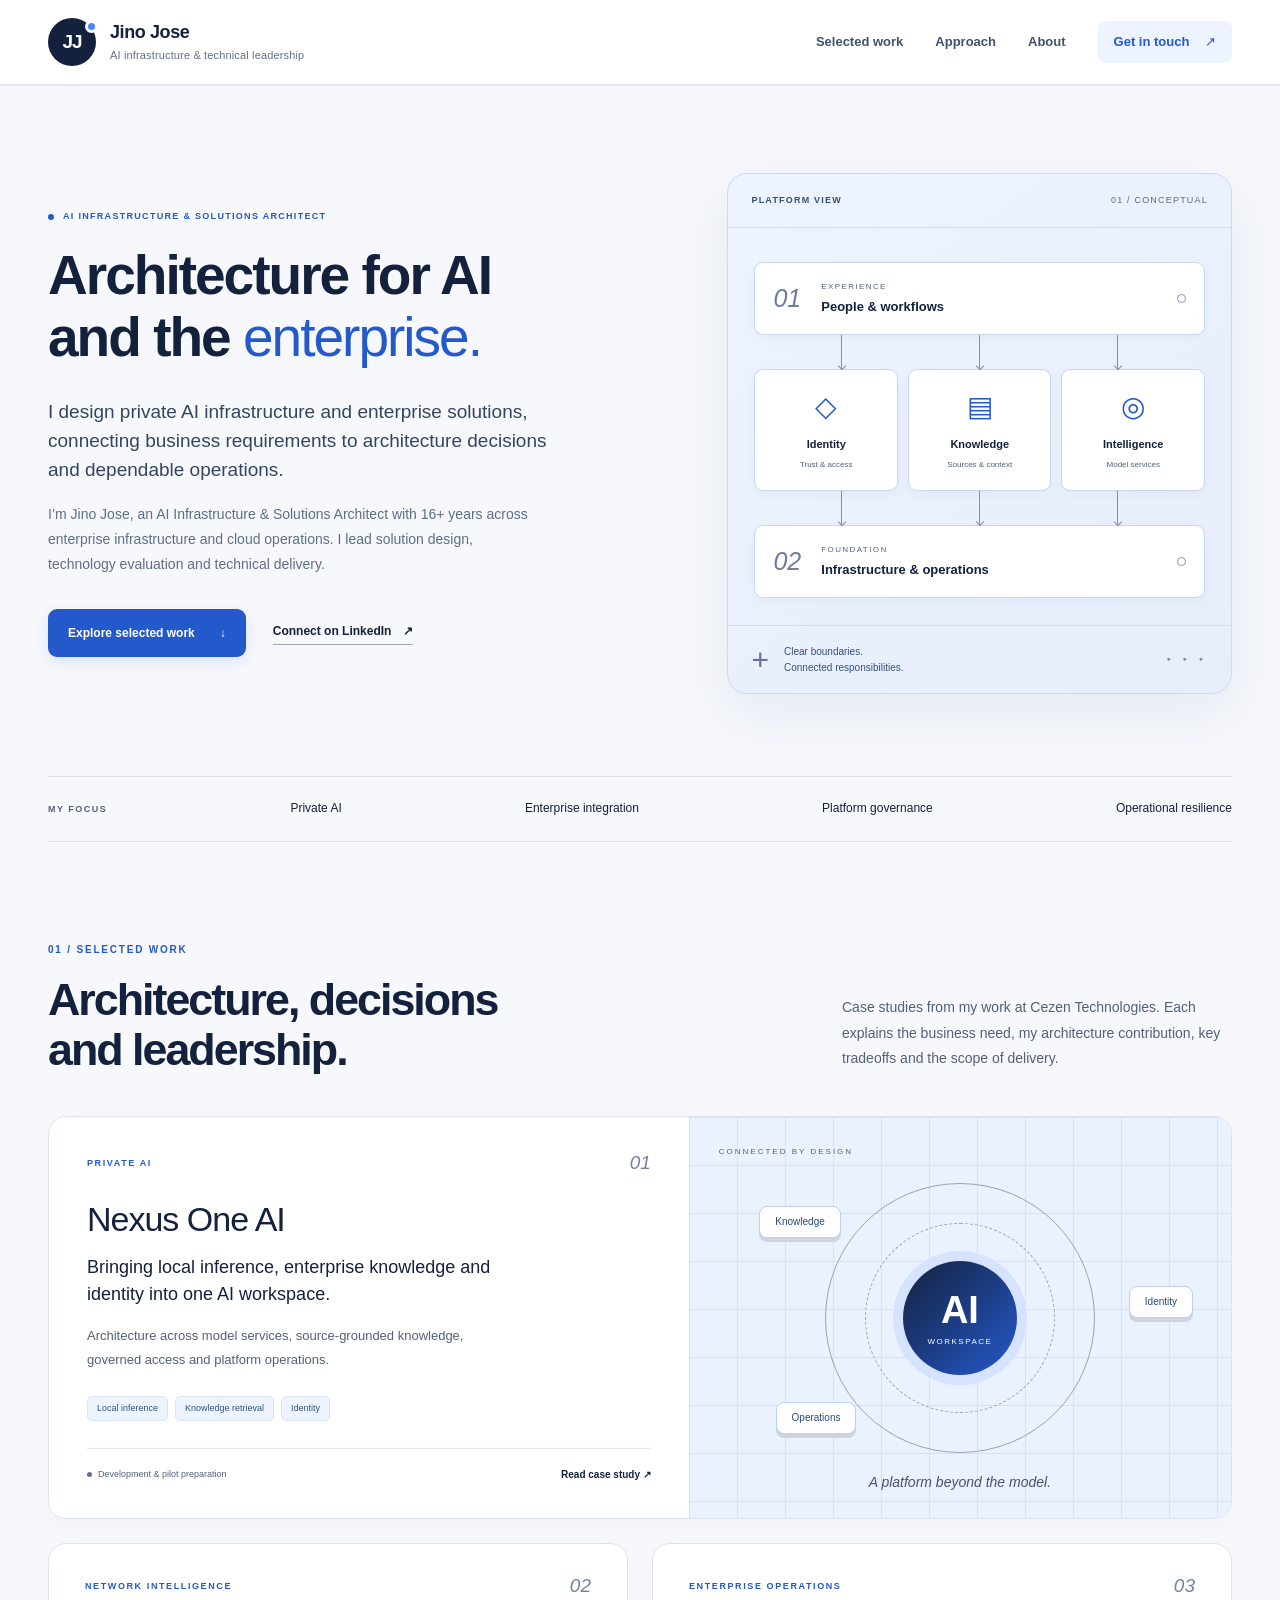
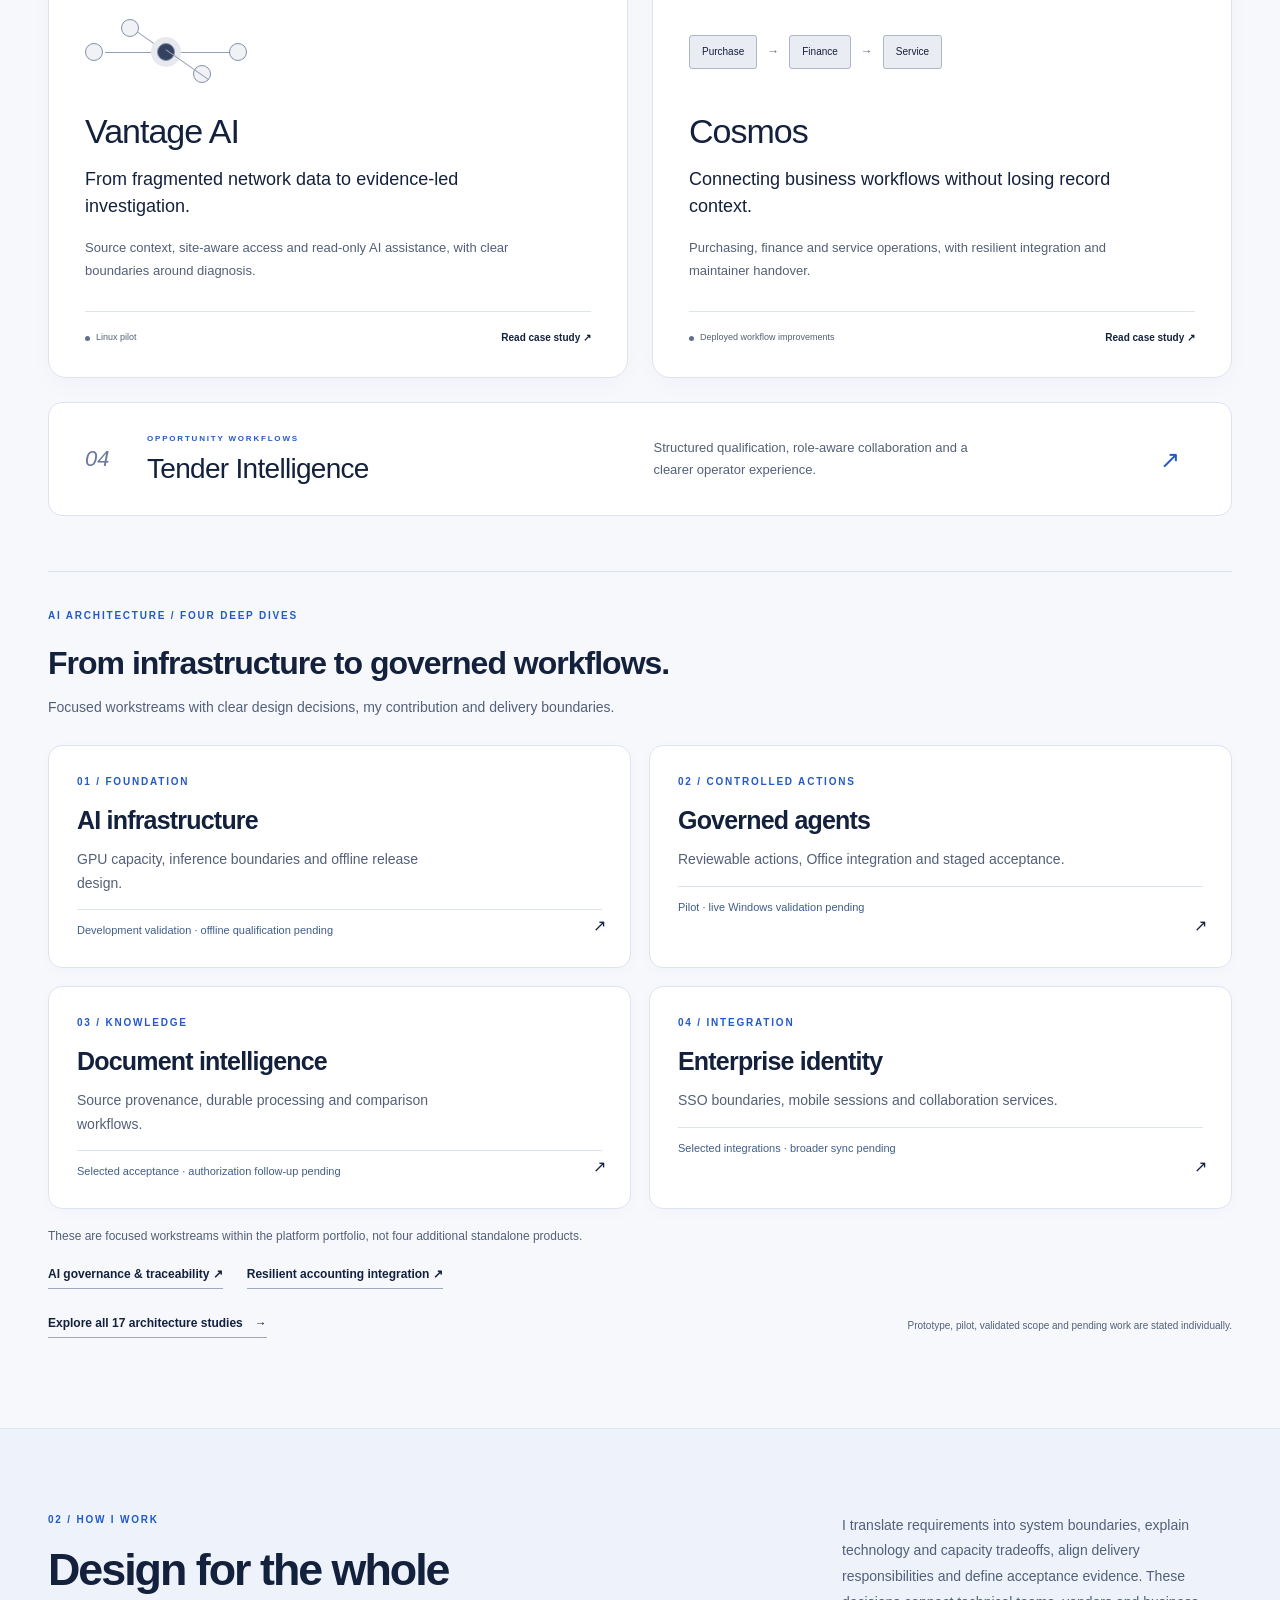
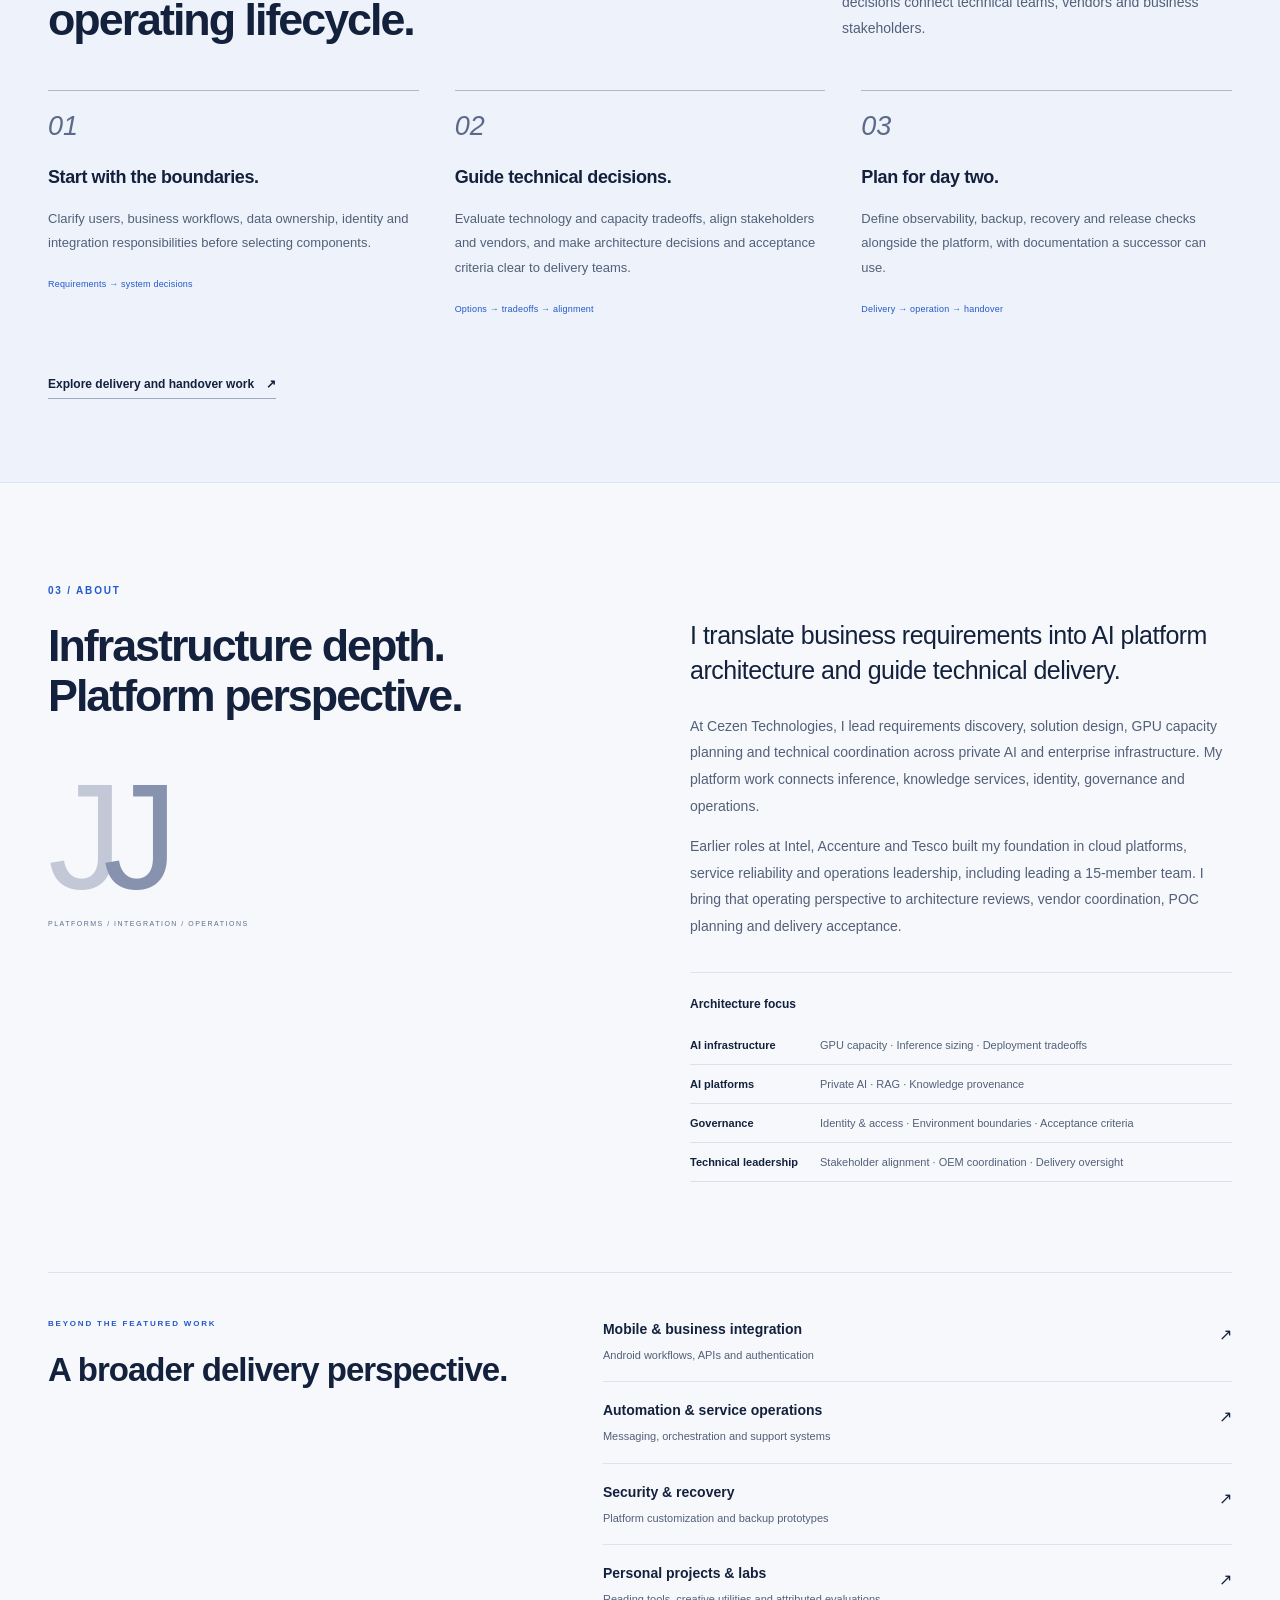
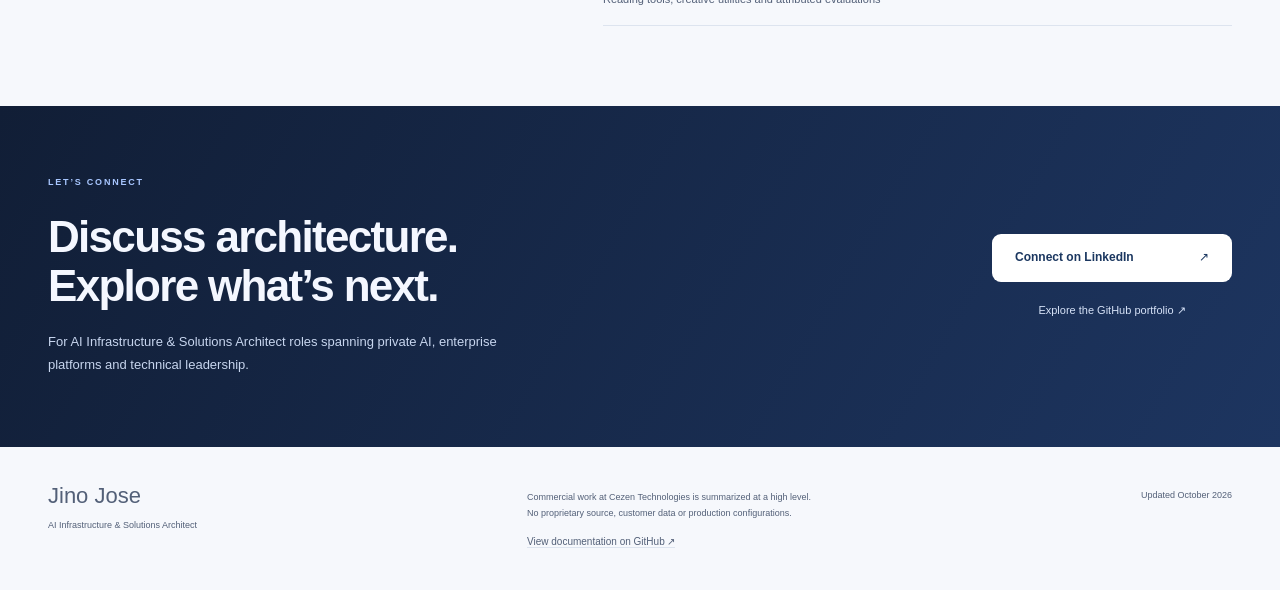
<file: index.html>
<!doctype html><html lang="en"><head><meta charset="utf-8"><meta name="viewport" content="width=device-width,initial-scale=1"><title>Jino Jose | AI Infrastructure &amp; Solutions Architect</title><meta name="description" content="Architecture portfolio of Jino Jose: private AI, enterprise integration, network intelligence and operational resilience."><meta name="theme-color" content="#14213d"><meta property="og:type" content="website"><meta property="og:title" content="Jino Jose | AI Infrastructure &amp; Solutions Architect"><meta property="og:description" content="Architecture portfolio of Jino Jose: private AI, enterprise integration, network intelligence and operational resilience."><meta property="og:url" content="https://jinoelnino.github.io/technology-project-portfolio/"><meta name="twitter:card" content="summary"><link rel="canonical" href="https://jinoelnino.github.io/technology-project-portfolio/"><link rel="icon" href="favicon.svg" type="image/svg+xml"><link rel="stylesheet" href="styles.css?v=20261014-blue"><script src="app.js" defer></script></head><body><a class="skip" href="#main">Skip to content</a><header class="site-header"><div class="shell nav"><a class="brand" href="index.html" aria-label="Jino Jose, home"><span class="monogram" aria-hidden="true">JJ<span></span></span><span>Jino Jose<small>AI infrastructure &amp; technical leadership</small></span></a><button class="menu-toggle" aria-expanded="false" aria-controls="navigation" hidden>Menu <span aria-hidden="true">+</span></button><nav id="navigation" aria-label="Main navigation"><a href="index.html#work" >Selected work</a><a href="index.html#approach">Approach</a><a href="index.html#about">About</a><a class="nav-contact" href="index.html#contact">Get in touch <span aria-hidden="true">↗</span></a></nav></div></header><main id="main"><section class="shell hero"><div class="hero-copy"><p class="eyebrow"><span></span>AI INFRASTRUCTURE &amp; SOLUTIONS ARCHITECT</p><h1>Architecture for AI<br>and the <em>enterprise.</em></h1><p class="hero-intro">I design private AI infrastructure and enterprise solutions, connecting business requirements to architecture decisions and dependable operations.</p><p class="hero-detail">I’m Jino Jose, an AI Infrastructure &amp; Solutions Architect with 16+ years across enterprise infrastructure and cloud operations. I lead solution design, technology evaluation and technical delivery.</p><div class="hero-actions"><a class="button primary" href="#work">Explore selected work <span aria-hidden="true">↓</span></a><a class="text-link" href="https://www.linkedin.com/in/jinojo/">Connect on LinkedIn <span aria-hidden="true">↗</span></a></div></div><div class="architecture-board" aria-label="Conceptual architecture view: user workflows supported by identity, knowledge, model services and operations"><div class="board-top"><span>PLATFORM VIEW</span><span class="board-index">01 / CONCEPTUAL</span></div><div class="board-canvas"><div class="board-lane lane-a"><span class="lane-number">01</span><div><small>EXPERIENCE</small><strong>People &amp; workflows</strong></div><span class="lane-dot"></span></div><div class="board-connect"><i></i><i></i><i></i></div><div class="board-services"><div><span class="service-symbol">◇</span><strong>Identity</strong><small>Trust &amp; access</small></div><div><span class="service-symbol">▤</span><strong>Knowledge</strong><small>Sources &amp; context</small></div><div><span class="service-symbol">◎</span><strong>Intelligence</strong><small>Model services</small></div></div><div class="board-connect"><i></i><i></i><i></i></div><div class="board-lane lane-b"><span class="lane-number">02</span><div><small>FOUNDATION</small><strong>Infrastructure &amp; operations</strong></div><span class="lane-dot"></span></div></div><div class="board-bottom"><span class="mini-cross">+</span><span>Clear boundaries.<br>Connected responsibilities.</span><span class="board-dots">● ● ●</span></div></div></section><div class="shell focus-strip"><span class="strip-label">MY FOCUS</span><span>Private AI</span><span>Enterprise integration</span><span>Platform governance</span><span>Operational resilience</span></div>
<section class="shell section" id="work"><div class="section-heading"><div><p class="eyebrow">01 / SELECTED WORK</p><h2>Architecture, decisions<br>and leadership.</h2></div><p>Case studies from my work at Cezen Technologies. Each explains the business need, my architecture contribution, key tradeoffs and the scope of delivery.</p></div>
<a class="feature-project" href="case-studies.html#nexus-one-ai"><div class="feature-copy"><div class="project-meta"><span>PRIVATE AI</span><span>01</span></div><h3>Nexus One AI</h3><p class="project-deck">Bringing local inference, enterprise knowledge and identity into one AI workspace.</p><p class="project-explanation">Architecture across model services, source-grounded knowledge, governed access and platform operations.</p><div class="tags"><span>Local inference</span><span>Knowledge retrieval</span><span>Identity</span></div><div class="project-bottom"><span class="status"><i></i>Development &amp; pilot preparation</span><span class="case-link">Read case study ↗</span></div></div><div class="feature-art" aria-hidden="true"><span class="art-label">CONNECTED BY DESIGN</span><div class="orbit orbit-one"></div><div class="orbit orbit-two"></div><div class="art-core">AI<span>WORKSPACE</span></div><span class="art-node node-a">Knowledge</span><span class="art-node node-b">Identity</span><span class="art-node node-c">Operations</span><div class="art-caption">A platform beyond the model.</div></div></a>
<div class="project-grid"><a class="project-card" href="case-studies.html#vantage-ai"><div class="project-meta"><span>NETWORK INTELLIGENCE</span><span>02</span></div><div class="card-mark network-mark" aria-hidden="true"><i></i><i></i><i></i><i></i><i></i></div><h3>Vantage AI</h3><p class="project-deck">From fragmented network data to evidence-led investigation.</p><p class="project-explanation">Source context, site-aware access and read-only AI assistance, with clear boundaries around diagnosis.</p><div class="project-bottom"><span class="status"><i></i>Linux pilot</span><span class="case-link">Read case study ↗</span></div></a>
<a class="project-card cosmos-card" href="case-studies.html#cosmos-operations"><div class="project-meta"><span>ENTERPRISE OPERATIONS</span><span>03</span></div><div class="card-mark flow-mark" aria-hidden="true"><span>Purchase</span><b>→</b><span>Finance</span><b>→</b><span>Service</span></div><h3>Cosmos</h3><p class="project-deck">Connecting business workflows without losing record context.</p><p class="project-explanation">Purchasing, finance and service operations, with resilient integration and maintainer handover.</p><div class="project-bottom"><span class="status"><i></i>Deployed workflow improvements</span><span class="case-link">Read case study ↗</span></div></a></div>
<a class="project-row" href="case-studies.html#tender-intelligence"><span class="row-number">04</span><div><p class="eyebrow">OPPORTUNITY WORKFLOWS</p><h3>Tender Intelligence</h3></div><p>Structured qualification, role-aware collaboration and a clearer operator experience.</p><span class="row-arrow" aria-hidden="true">↗</span></a>
<div class="architecture-deep-dives" id="architecture"><div class="deep-dive-heading"><p class="eyebrow">AI ARCHITECTURE / FOUR DEEP DIVES</p><h3>From infrastructure to governed workflows.</h3><p>Focused workstreams with clear design decisions, my contribution and delivery boundaries.</p></div><div class="architecture-grid"><a href="case-studies.html#ai-infrastructure"><span class="eyebrow">01 / FOUNDATION</span><h3>AI infrastructure</h3><p>GPU capacity, inference boundaries and offline release design.</p><small>Development validation · offline qualification pending</small><b aria-hidden="true">↗</b></a><a href="case-studies.html#governed-agents"><span class="eyebrow">02 / CONTROLLED ACTIONS</span><h3>Governed agents</h3><p>Reviewable actions, Office integration and staged acceptance.</p><small>Pilot · live Windows validation pending</small><b aria-hidden="true">↗</b></a><a href="case-studies.html#document-intelligence"><span class="eyebrow">03 / KNOWLEDGE</span><h3>Document intelligence</h3><p>Source provenance, durable processing and comparison workflows.</p><small>Selected acceptance · authorization follow-up pending</small><b aria-hidden="true">↗</b></a><a href="case-studies.html#enterprise-identity"><span class="eyebrow">04 / INTEGRATION</span><h3>Enterprise identity</h3><p>SSO boundaries, mobile sessions and collaboration services.</p><small>Selected integrations · broader sync pending</small><b aria-hidden="true">↗</b></a></div><p class="workstream-note">These are focused workstreams within the platform portfolio, not four additional standalone products.</p><div class="related-studies"><a class="text-link" href="case-studies.html#ai-governance">AI governance &amp; traceability ↗</a><a class="text-link" href="case-studies.html#finance-integration">Resilient accounting integration ↗</a></div></div><div class="section-end"><a class="text-link" href="case-studies.html">Explore all 17 architecture studies <span aria-hidden="true">→</span></a><span>Prototype, pilot, validated scope and pending work are stated individually.</span></div></section>
<section class="approach-section" id="approach"><div class="shell"><div class="section-heading"><div><p class="eyebrow">02 / HOW I WORK</p><h2>Design for the whole<br>operating lifecycle.</h2></div><p>I translate requirements into system boundaries, explain technology and capacity tradeoffs, align delivery responsibilities and define acceptance evidence. These decisions connect technical teams, vendors and business stakeholders.</p></div><div class="principles"><article><span class="principle-number">01</span><h3>Start with the boundaries.</h3><p>Clarify users, business workflows, data ownership, identity and integration responsibilities before selecting components.</p><span class="principle-foot">Requirements → system decisions</span></article><article><span class="principle-number">02</span><h3>Guide technical decisions.</h3><p>Evaluate technology and capacity tradeoffs, align stakeholders and vendors, and make architecture decisions and acceptance criteria clear to delivery teams.</p><span class="principle-foot">Options → tradeoffs → alignment</span></article><article><span class="principle-number">03</span><h3>Plan for day two.</h3><p>Define observability, backup, recovery and release checks alongside the platform, with documentation a successor can use.</p><span class="principle-foot">Delivery → operation → handover</span></article></div><a class="text-link" href="case-studies.html#platform-delivery">Explore delivery and handover work <span aria-hidden="true">↗</span></a></div></section>
<section class="shell section about-section" id="about"><div><p class="eyebrow">03 / ABOUT</p><h2>Infrastructure depth.<br>Platform perspective.</h2><div class="about-monogram" aria-hidden="true">J<span>J</span><i>PLATFORMS / INTEGRATION / OPERATIONS</i></div></div><div class="about-copy"><p class="large-copy">I translate business requirements into AI platform architecture and guide technical delivery.</p><p>At Cezen Technologies, I lead requirements discovery, solution design, GPU capacity planning and technical coordination across private AI and enterprise infrastructure. My platform work connects inference, knowledge services, identity, governance and operations.</p><p>Earlier roles at Intel, Accenture and Tesco built my foundation in cloud platforms, service reliability and operations leadership, including leading a 15-member team. I bring that operating perspective to architecture reviews, vendor coordination, POC planning and delivery acceptance.</p><div class="expertise"><h3>Architecture focus</h3><dl><div><dt>AI infrastructure</dt><dd>GPU capacity · Inference sizing · Deployment tradeoffs</dd></div><div><dt>AI platforms</dt><dd>Private AI · RAG · Knowledge provenance</dd></div><div><dt>Governance</dt><dd>Identity &amp; access · Environment boundaries · Acceptance criteria</dd></div><div><dt>Technical leadership</dt><dd>Stakeholder alignment · OEM coordination · Delivery oversight</dd></div></dl></div></div></section>
<section class="shell additional"><div><p class="eyebrow">BEYOND THE FEATURED WORK</p><h2>A broader delivery perspective.</h2></div><div class="additional-links"><a href="case-studies.html#unified-cezen-mobile"><span>Mobile &amp; business integration</span><small>Android workflows, APIs and authentication</small><b aria-hidden="true">↗</b></a><a href="case-studies.html#business-automation"><span>Automation &amp; service operations</span><small>Messaging, orchestration and support systems</small><b aria-hidden="true">↗</b></a><a href="case-studies.html#cezen-protect"><span>Security &amp; recovery</span><small>Platform customization and backup prototypes</small><b aria-hidden="true">↗</b></a><a href="case-studies.html#personal-projects"><span>Personal projects &amp; labs</span><small>Reading tools, creative utilities and attributed evaluations</small><b aria-hidden="true">↗</b></a></div></section>
<section class="contact-section" id="contact"><div class="shell contact-inner"><div><p class="eyebrow">LET’S CONNECT</p><h2>Discuss architecture.<br>Explore what’s next.</h2><p>For AI Infrastructure &amp; Solutions Architect roles spanning private AI, enterprise platforms and technical leadership.</p></div><div class="contact-actions"><a class="button light" href="https://www.linkedin.com/in/jinojo/">Connect on LinkedIn <span aria-hidden="true">↗</span></a><a class="contact-github" href="https://github.com/jinoelnino/technology-project-portfolio">Explore the GitHub portfolio ↗</a></div></div></section></main><footer class="shell footer"><div><a class="footer-name" href="index.html">Jino Jose</a><p>AI Infrastructure &amp; Solutions Architect</p></div><div class="footer-note"><p>Commercial work at Cezen Technologies is summarized at a high level.<br>No proprietary source, customer data or production configurations.</p><a href="https://github.com/jinoelnino/technology-project-portfolio">View documentation on GitHub ↗</a></div><span class="footer-date">Updated October 2026</span></footer></body></html>
</file>
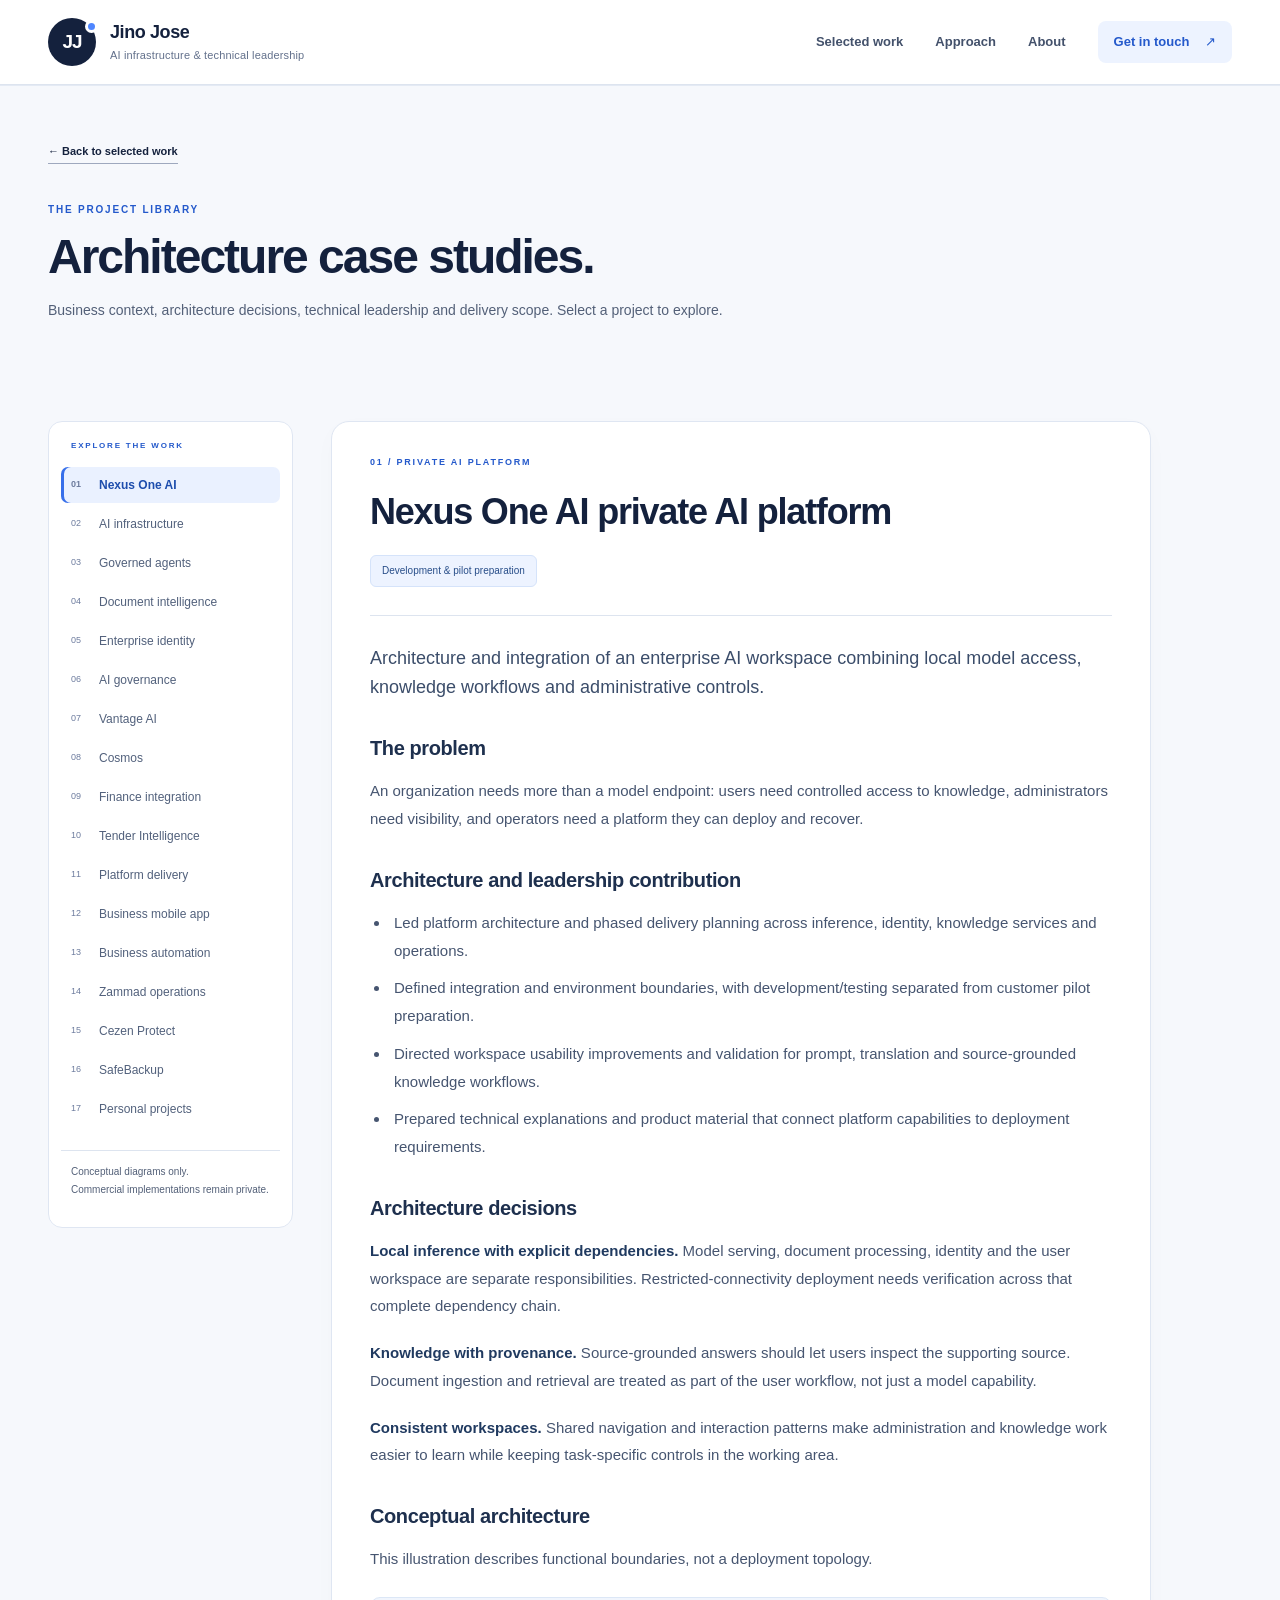
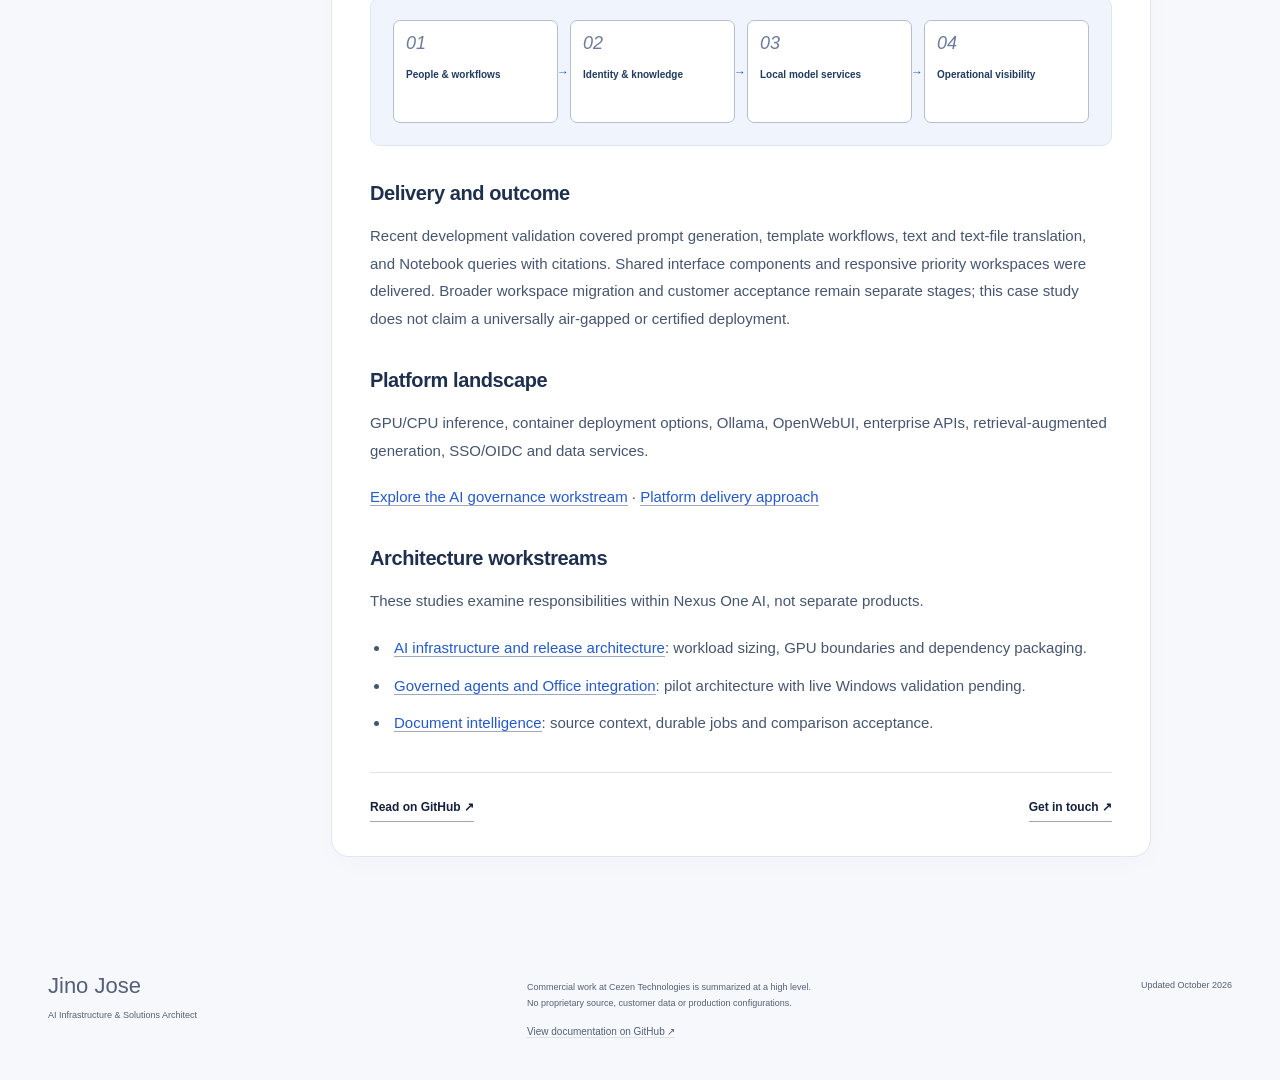
<file: case-studies.html>
<!doctype html><html lang="en"><head><meta charset="utf-8"><meta name="viewport" content="width=device-width,initial-scale=1"><title>Case Studies | Jino Jose</title><meta name="description" content="Explore architecture decisions, contributions and delivery outcomes across private AI, governance, network intelligence and enterprise operations."><meta name="theme-color" content="#14213d"><meta property="og:type" content="website"><meta property="og:title" content="Case Studies | Jino Jose"><meta property="og:description" content="Explore architecture decisions, contributions and delivery outcomes across private AI, governance, network intelligence and enterprise operations."><meta property="og:url" content="https://jinoelnino.github.io/technology-project-portfolio/case-studies.html"><meta name="twitter:card" content="summary"><link rel="canonical" href="https://jinoelnino.github.io/technology-project-portfolio/case-studies.html"><link rel="icon" href="favicon.svg" type="image/svg+xml"><link rel="stylesheet" href="styles.css?v=20261014-blue"><script src="app.js" defer></script></head><body><a class="skip" href="#main">Skip to content</a><header class="site-header"><div class="shell nav"><a class="brand" href="index.html" aria-label="Jino Jose, home"><span class="monogram" aria-hidden="true">JJ<span></span></span><span>Jino Jose<small>AI infrastructure &amp; technical leadership</small></span></a><button class="menu-toggle" aria-expanded="false" aria-controls="navigation" hidden>Menu <span aria-hidden="true">+</span></button><nav id="navigation" aria-label="Main navigation"><a href="index.html#work" aria-current="page">Selected work</a><a href="index.html#approach">Approach</a><a href="index.html#about">About</a><a class="nav-contact" href="index.html#contact">Get in touch <span aria-hidden="true">↗</span></a></nav></div></header><main id="main" class="shell library"><div class="library-heading"><a class="text-link" href="index.html#work">← Back to selected work</a><p class="eyebrow">THE PROJECT LIBRARY</p><h1>Architecture case studies.</h1><p>Business context, architecture decisions, technical leadership and delivery scope. Select a project to explore.</p></div><div class="library-layout"><aside class="study-sidebar"><nav aria-label="Case studies"><p class="eyebrow">EXPLORE THE WORK</p><a href="#nexus-one-ai"><span>01</span>Nexus One AI</a><a href="#ai-infrastructure"><span>02</span>AI infrastructure</a><a href="#governed-agents"><span>03</span>Governed agents</a><a href="#document-intelligence"><span>04</span>Document intelligence</a><a href="#enterprise-identity"><span>05</span>Enterprise identity</a><a href="#ai-governance"><span>06</span>AI governance</a><a href="#vantage-ai"><span>07</span>Vantage AI</a><a href="#cosmos-operations"><span>08</span>Cosmos</a><a href="#finance-integration"><span>09</span>Finance integration</a><a href="#tender-intelligence"><span>10</span>Tender Intelligence</a><a href="#platform-delivery"><span>11</span>Platform delivery</a><a href="#unified-cezen-mobile"><span>12</span>Business mobile app</a><a href="#business-automation"><span>13</span>Business automation</a><a href="#zammad-operations"><span>14</span>Zammad operations</a><a href="#cezen-protect"><span>15</span>Cezen Protect</a><a href="#safebackup"><span>16</span>SafeBackup</a><a href="#personal-projects"><span>17</span>Personal projects</a></nav><p class="sidebar-note">Conceptual diagrams only.<br>Commercial implementations remain private.</p></aside><div class="studies"><article class="study" id="nexus-one-ai" data-title="Nexus One AI"><div class="study-header"><p class="eyebrow">01 / PRIVATE AI PLATFORM</p><h2 tabindex="-1">Nexus One AI private AI platform</h2><span class="study-status">Development &amp; pilot preparation</span></div><div class="study-body"><p>Architecture and integration of an enterprise AI workspace combining local model access, knowledge workflows and administrative controls.</p><h3>The problem</h3><p>An organization needs more than a model endpoint: users need controlled access to knowledge, administrators need visibility, and operators need a platform they can deploy and recover.</p><h3>Architecture and leadership contribution</h3><ul><li>Led platform architecture and phased delivery planning across inference, identity, knowledge services and operations.</li><li>Defined integration and environment boundaries, with development/testing separated from customer pilot preparation.</li><li>Directed workspace usability improvements and validation for prompt, translation and source-grounded knowledge workflows.</li><li>Prepared technical explanations and product material that connect platform capabilities to deployment requirements.</li></ul><h3>Architecture decisions</h3><p><strong>Local inference with explicit dependencies.</strong> Model serving, document processing, identity and the user workspace are separate responsibilities. Restricted-connectivity deployment needs verification across that complete dependency chain.</p><p><strong>Knowledge with provenance.</strong> Source-grounded answers should let users inspect the supporting source. Document ingestion and retrieval are treated as part of the user workflow, not just a model capability.</p><p><strong>Consistent workspaces.</strong> Shared navigation and interaction patterns make administration and knowledge work easier to learn while keeping task-specific controls in the working area.</p><h3>Conceptual architecture</h3><p>This illustration describes functional boundaries, not a deployment topology.</p><div class="study-flow" role="group" aria-label="Conceptual workflow"><div><span>01</span><strong>People &amp; workflows</strong></div><div><span>02</span><strong>Identity &amp; knowledge</strong></div><div><span>03</span><strong>Local model services</strong></div><div><span>04</span><strong>Operational visibility</strong></div></div><h3>Delivery and outcome</h3><p>Recent development validation covered prompt generation, template workflows, text and text-file translation, and Notebook queries with citations. Shared interface components and responsive priority workspaces were delivered. Broader workspace migration and customer acceptance remain separate stages; this case study does not claim a universally air-gapped or certified deployment.</p><h3>Platform landscape</h3><p>GPU/CPU inference, container deployment options, Ollama, OpenWebUI, enterprise APIs, retrieval-augmented generation, SSO/OIDC and data services.</p><p><a href="case-studies.html#ai-governance">Explore the AI governance workstream</a> · <a href="case-studies.html#platform-delivery">Platform delivery approach</a></p><h3>Architecture workstreams</h3><p>These studies examine responsibilities within Nexus One AI, not separate products.</p><ul><li><a href="case-studies.html#ai-infrastructure">AI infrastructure and release architecture</a>: workload sizing, GPU boundaries and dependency packaging.</li><li><a href="case-studies.html#governed-agents">Governed agents and Office integration</a>: pilot architecture with live Windows validation pending.</li><li><a href="case-studies.html#document-intelligence">Document intelligence</a>: source context, durable jobs and comparison acceptance.</li></ul></div><div class="study-end"><a class="text-link" href="https://github.com/jinoelnino/technology-project-portfolio/blob/main/nexus-one-ai.md">Read on GitHub ↗</a><a class="text-link" href="index.html#contact">Get in touch ↗</a></div></article><article class="study" id="ai-infrastructure" data-title="AI infrastructure"><div class="study-header"><p class="eyebrow">02 / GPU &amp; RELEASE ARCHITECTURE</p><h2 tabindex="-1">Private AI infrastructure and release architecture</h2><span class="study-status">Development validation · offline qualification pending</span></div><div class="study-body"><p>A Nexus One AI workstream connecting workload requirements, GPU inference and maintainable deployment choices.</p><h3>The architecture challenge</h3><p>A local model endpoint is only one part of a private AI platform. Compute capacity, runtime dependencies, identity, knowledge services and recovery must form a supportable system.</p><h3>Architecture and leadership contribution</h3><ul><li>Translated workload and deployment requirements into boundaries between the user platform, data services and GPU inference.</li><li>Evaluated GPU capacity through model memory, context and throughput assumptions, separating baseline demand from resilience and growth capacity.</li><li>Guided runtime compatibility and operational validation across GPU drivers, containers and model services.</li><li>Shaped release planning around dependency coverage, environment separation, recovery and acceptance evidence.</li></ul><h3>Key decisions and tradeoffs</h3><p><strong>Separate inference from the workspace.</strong> An explicit GPU-worker boundary allows capacity and runtime choices to evolve without making every platform service depend on the same host lifecycle.</p><p><strong>Size for the workload.</strong> Model fit alone does not establish useful concurrency or latency. Capacity decisions need stated assumptions and validation against the intended workflow.</p><p><strong>Separate installation from capability payloads.</strong> Base installation, model content and runtime dependencies have different size and update characteristics. Release planning considers packaging, provenance and recovery together.</p><h3>Delivery evidence and remaining work</h3><p>Development work included GPU visibility, container access and inference-service validation. Installer and capability-package work established design and acceptance requirements. These results do not establish a universally air-gapped deployment or a fully qualified offline distribution.</p><p><strong>Pending:</strong> End-to-end offline release qualification and customer-specific acceptance must be established for the exact release and environment.</p><p><a href="case-studies.html#nexus-one-ai">Parent platform</a> · <a href="case-studies.html#platform-delivery">Release and handover</a></p></div><div class="study-end"><a class="text-link" href="https://github.com/jinoelnino/technology-project-portfolio/blob/main/ai-infrastructure.md">Read on GitHub ↗</a><a class="text-link" href="index.html#contact">Get in touch ↗</a></div></article><article class="study" id="governed-agents" data-title="Governed agents"><div class="study-header"><p class="eyebrow">03 / AGENT &amp; OFFICE INTEGRATION</p><h2 tabindex="-1">Governed agents and Office integration</h2><span class="study-status">Pilot · live Windows validation pending</span></div><div class="study-body"><p>A Nexus One AI workstream exploring how local AI assistance can support document work through controlled actions and explicit user review.</p><h3>The architecture challenge</h3><p>Moving from an answer to an action introduces new responsibilities: which context the agent may use, what it can change, how a person reviews the result and how failures are surfaced.</p><h3>Architecture and leadership contribution</h3><ul><li>Shaped an on-premises agent approach around model services, tool boundaries, identity and the user workspace.</li><li>Directed document-assistance work toward reviewable changes and clear user control.</li><li>Coordinated the Office integration pilot and distinguished packaging checks from authenticated application acceptance.</li><li>Set a staged validation approach covering connectivity, identity, document operations and operator-visible outcomes.</li></ul><h3>Key decisions and tradeoffs</h3><p><strong>Make action boundaries explicit.</strong> A useful response and permission to change a document are different decisions. Review and authorization belong in the workflow.</p><p><strong>Preserve user control.</strong> Proposed edits should be inspectable before application, with a clear distinction between generation and accepted changes.</p><p><strong>Validate in the real host application.</strong> A signed build or reachable agent page is necessary evidence, but it does not prove sign-in, generation and editing work inside Office.</p><h3>Delivery evidence and remaining work</h3><p>The Word pilot built successfully and its existing signatures were verified. The reviewed work record did not complete live Windows Office validation.</p><p><strong>Pending:</strong> Live sign-in and document-operation checks in the intended Windows Office environment. This is a pilot, not a claim of a production-qualified autonomous agent or a completed cross-application rollout.</p><p><a href="case-studies.html#nexus-one-ai">Parent platform</a> · <a href="case-studies.html#ai-governance">AI governance</a></p></div><div class="study-end"><a class="text-link" href="https://github.com/jinoelnino/technology-project-portfolio/blob/main/governed-agents.md">Read on GitHub ↗</a><a class="text-link" href="index.html#contact">Get in touch ↗</a></div></article><article class="study" id="document-intelligence" data-title="Document intelligence"><div class="study-header"><p class="eyebrow">04 / KNOWLEDGE &amp; DOCUMENT WORKFLOWS</p><h2 tabindex="-1">Document intelligence and knowledge architecture</h2><span class="study-status">Selected acceptance · authorization follow-up pending</span></div><div class="study-body"><p>A Nexus One AI workstream spanning document ingestion, digitization, comparison and source-grounded knowledge workflows.</p><h3>The architecture challenge</h3><p>Documents need more than extraction. Users must understand processing state, inspect the original source, review uncertain results and return to completed work without losing context.</p><h3>Architecture and leadership contribution</h3><ul><li>Shaped document workflows around source provenance, processing state and human review.</li><li>Guided durable batch-job work so long-running processing could be tracked independently of a single page visit.</li><li>Directed comparison and knowledge-workspace acceptance around persisted results, reopening and traceable source context.</li><li>Separated functional workflow validation from broader authorization and deployment qualification.</li></ul><h3>Key decisions and tradeoffs</h3><p><strong>Keep the source inspectable.</strong> Extracted text and model-generated interpretation serve different purposes. The original document remains the reference for review.</p><p><strong>Represent processing explicitly.</strong> Queued, running, failed and completed work need understandable states and recovery paths.</p><p><strong>Persist outcomes.</strong> Comparison history and direct reopening make the result part of an ongoing workflow rather than a transient response.</p><h3>Delivery evidence and remaining work</h3><p>Selected development workflows covered source-grounded queries and document comparison. Comparison acceptance included changed and identical documents, persisted history and direct reopening. OCR and batch processing remain bounded to the workflows validated in their respective development stages.</p><p><strong>Pending:</strong> A deferred cross-owner authorization-parity check remained in the comparison acceptance record. These results do not establish deployment-level multi-tenancy or universal extraction accuracy.</p><p><a href="case-studies.html#nexus-one-ai">Parent platform</a> · <a href="case-studies.html#ai-governance">Governance and review</a></p></div><div class="study-end"><a class="text-link" href="https://github.com/jinoelnino/technology-project-portfolio/blob/main/document-intelligence.md">Read on GitHub ↗</a><a class="text-link" href="index.html#contact">Get in touch ↗</a></div></article><article class="study" id="enterprise-identity" data-title="Enterprise identity"><div class="study-header"><p class="eyebrow">05 / SSO &amp; COLLABORATION</p><h2 tabindex="-1">Enterprise identity and collaboration integration</h2><span class="study-status">Selected integrations · broader sync pending</span></div><div class="study-body"><p>Integration work connecting mobile access, service authentication and calendar-backed collaboration while preserving the responsibilities of each platform.</p><h3>The architecture challenge</h3><p>A consolidated user experience can span several systems, each with its own sessions, permissions and records. Coherent navigation should not hide those ownership boundaries.</p><h3>Architecture and leadership contribution</h3><ul><li>Guided Nextcloud-based SSO and the authenticated mobile path into Zammad.</li><li>Refined session continuity and mobile navigation so users could enter the intended service without a redundant login layer.</li><li>Supported business API integration and the relationship between Zoho calendar events and meeting records.</li><li>Distinguished working integration paths from proposed conflict handling and synchronization improvements.</li></ul><h3>Key decisions and tradeoffs</h3><p><strong>Keep identity and application permissions distinct.</strong> Successful sign-in does not by itself establish the user&#x27;s role or access inside a connected application.</p><p><strong>Reuse service ownership.</strong> The mobile application coordinates access while business systems retain responsibility for records and business rules.</p><p><strong>Make synchronization state visible.</strong> Linked events, meetings and independent records need understandable relationships before automatic matching or conflict resolution can be trusted.</p><h3>Delivery evidence and remaining work</h3><p>The Android integration work established a direct in-app Zammad SSO path with session persistence and mobile presentation. Calendar and meeting integration progressed to linked workflows; richer synchronization and conflict-handling behavior remained follow-on work.</p><p><strong>Pending:</strong> Broader synchronization acceptance and any iOS rollout. This is not a claim of universal SSO across every service.</p><p><a href="case-studies.html#unified-cezen-mobile">Mobile application</a> · <a href="case-studies.html#business-automation">Business integration</a></p></div><div class="study-end"><a class="text-link" href="https://github.com/jinoelnino/technology-project-portfolio/blob/main/enterprise-identity.md">Read on GitHub ↗</a><a class="text-link" href="index.html#contact">Get in touch ↗</a></div></article><article class="study" id="ai-governance" data-title="AI governance"><div class="study-header"><p class="eyebrow">06 / POLICY, REVIEW &amp; TRACEABILITY</p><h2 tabindex="-1">AI governance and operational observability</h2><span class="study-status">Validated development release</span></div><div class="study-body"><p>A focused Nexus One AI workstream connecting policy configuration, independent review, evaluation and operational investigation.</p><h3>The problem</h3><p>Policy controls become difficult to trust when configuration, review, model execution and investigation are disconnected. Operators need to understand both the decision and the evidence behind it.</p><h3>Architecture and leadership contribution</h3><ul><li>Shaped the governance workflow from reusable detectors and groups through policy review, testing and investigation.</li><li>Defined the need for traceability between incoming requests, processing jobs, model attempts and inspection decisions.</li><li>Directed operator-facing alert workflows and impact previews using synthetic test cases.</li><li>Used role checks, real workflow completion and responsive UI validation as acceptance criteria.</li></ul><h3>Architecture decisions</h3><p><strong>Review before activation.</strong> Independent review and versioned dependencies make changes easier to assess and explain.</p><p><strong>Separate operational records.</strong> Requests, jobs, model attempts and inspections answer different questions; treating them as one counter would obscure failures and coverage.</p><p><strong>Synthetic policy evaluation.</strong> Before/after comparisons use retained synthetic cases rather than replaying confidential user content. Preview coverage must be stated explicitly.</p><h3>Conceptual architecture</h3><p>This illustration describes functional boundaries, not a deployment topology.</p><div class="study-flow" role="group" aria-label="Conceptual workflow"><div><span>01</span><strong>Configure controls</strong></div><div><span>02</span><strong>Review &amp; test</strong></div><div><span>03</span><strong>Governed execution</strong></div><div><span>04</span><strong>Investigate &amp; respond</strong></div></div><h3>Delivery and outcome</h3><p>Validated workflows include credential lifecycle operations, policy review, saved tests, correlated request investigation, in-app alert assignment and resolution, and policy impact preview. Coverage is bounded to supported application paths. Token accounting is not presented as monetary billing, and controls are not described as compliance certification.</p><h3>Platform landscape</h3><p>Policy evaluation, role-based access, audit metadata, local model integration, shared workspace controls and workflow validation.</p><p><a href="case-studies.html#nexus-one-ai">Parent platform: Nexus One AI</a></p></div><div class="study-end"><a class="text-link" href="https://github.com/jinoelnino/technology-project-portfolio/blob/main/ai-governance.md">Read on GitHub ↗</a><a class="text-link" href="index.html#contact">Get in touch ↗</a></div></article><article class="study" id="vantage-ai" data-title="Vantage AI"><div class="study-header"><p class="eyebrow">07 / NETWORK INTELLIGENCE</p><h2 tabindex="-1">Vantage AI network intelligence</h2><span class="study-status">Linux pilot</span></div><div class="study-body"><p>An integrated operational view across network inventory, monitoring, security evidence and local AI-assisted investigation.</p><h3>The problem</h3><p>Operators must reconcile observations from multiple tools. Stale records, inconsistent device identities and ambiguous failures can produce misleading conclusions unless the system preserves context.</p><h3>Architecture and leadership contribution</h3><ul><li>Defined phased architecture spanning discovery, inventory, endpoint evidence, identity and investigation.</li><li>Defined requirements for source provenance, evidence freshness, site scope and role-aware access.</li><li>Directed reliability work around endpoint reporting, service continuity and recovery verification.</li><li>Developed the investigation approach around supporting evidence, counter-evidence and useful next checks.</li></ul><h3>Architecture decisions</h3><p><strong>Evidence before diagnosis.</strong> A current observation and a historical failure are different facts. The investigation should preserve uncertainty when the available evidence cannot establish a cause.</p><p><strong>Read-only assistance.</strong> The assistant works within caller-authorized evidence. Remediation is a distinct capability requiring separate controls and validation.</p><p><strong>Qualify by platform.</strong> Linux pilot results do not establish native Windows or macOS behavior; each operating system needs its own service and recovery checks.</p><h3>Conceptual architecture</h3><p>This illustration describes functional boundaries, not a deployment topology.</p><div class="study-flow" role="group" aria-label="Conceptual workflow"><div><span>01</span><strong>Monitoring sources</strong></div><div><span>02</span><strong>Scoped evidence</strong></div><div><span>03</span><strong>Read-only assistance</strong></div><div><span>04</span><strong>Operator investigation</strong></div></div><h3>Delivery and outcome</h3><p>The pilot gained structured reporting-cause assessments with evidence, limitations and distinguishing next checks, verified through automated checks and the signed-in interface. Endpoint recovery and service continuity were also exercised in controlled work. Symptom-time correlation, shared-cause analysis and approved remediation remain follow-on work.</p><h3>Platform landscape</h3><p>Inventory, monitoring and security integration using NetBox, LibreNMS, Wazuh and Grafana; Keycloak identity, containerized services, data platforms and local inference with Ollama.</p></div><div class="study-end"><a class="text-link" href="https://github.com/jinoelnino/technology-project-portfolio/blob/main/vantage-ai.md">Read on GitHub ↗</a><a class="text-link" href="index.html#contact">Get in touch ↗</a></div></article><article class="study" id="cosmos-operations" data-title="Cosmos"><div class="study-header"><p class="eyebrow">08 / ENTERPRISE OPERATIONS</p><h2 tabindex="-1">Cosmos business operations platform</h2><span class="study-status">Deployed workflow improvements</span></div><div class="study-body"><p>Connected workflows across purchasing, finance, vendors, service contracts and management reporting.</p><h3>The problem</h3><p>Business teams need consistent records and clear actions across purchasing, delivery, invoicing, service and finance. Inconsistent identity, permissions or report context can create operational errors.</p><h3>Architecture and leadership contribution</h3><ul><li>Translated operational requirements into connected purchasing, vendor, reimbursement, service-contract and reporting workflows.</li><li>Refined role-aware visibility, validation, exports and review experiences.</li><li>Contributed to inventory, bank-guarantee and post-dated-cheque tracking improvements.</li><li>Coordinated accounting integration, release checks, schema-change controls and maintainer documentation.</li></ul><h3>Architecture decisions</h3><p><strong>Record identity across workflows.</strong> A review action must retain the correct supplier, document and business context when moving between views.</p><p><strong>Explicit financial meaning.</strong> Outstanding balances, original purchase amounts and payment status need distinct labels and comparison views.</p><p><strong>Maintainable change.</strong> Documentation, isolated development fixtures and reviewed database changes help a successor understand and operate the platform.</p><h3>Delivery and outcome</h3><p>Recent delivery included consolidated bill review, improved matching context, finance tracking and production-verified report changes. Handover work established reproducible development setup and operational documentation; independent maintainer and staging acceptance remain separate gates.</p><h3>Platform landscape</h3><p>MySQL, enterprise APIs, Linux, containers, Tally integration and financial reporting.</p><p><a href="case-studies.html#finance-integration">Read the finance integration study</a> · <a href="case-studies.html#platform-delivery">Read the handover study</a></p></div><div class="study-end"><a class="text-link" href="https://github.com/jinoelnino/technology-project-portfolio/blob/main/cosmos-operations.md">Read on GitHub ↗</a><a class="text-link" href="index.html#contact">Get in touch ↗</a></div></article><article class="study" id="finance-integration" data-title="Finance integration"><div class="study-header"><p class="eyebrow">09 / RESILIENT ACCOUNTING DATA</p><h2 tabindex="-1">Resilient accounting integration</h2><span class="study-status">Deployed integration work</span></div><div class="study-body"><p>A Cosmos workstream improving the reliability and interpretability of reports sourced from an external accounting system.</p><h3>The problem</h3><p>A business report can become unusable if every page load depends on a reachable accounting service. A failed refresh must also not replace valid financial information with empty or misleading results.</p><h3>Architecture and leadership contribution</h3><ul><li>Defined report behavior when the accounting dependency is slow or unavailable.</li><li>Contributed to validated refresh and saved-snapshot workflows with visible freshness.</li><li>Refined the distinction between outstanding references, purchase values and bill-matching actions.</li><li>Verified representative review flows and report responses after delivery.</li></ul><h3>Architecture decisions</h3><p><strong>Retain the last valid snapshot.</strong> Publish refreshed data only after validation, preserving the previous usable result when refresh fails.</p><p><strong>Show freshness.</strong> A saved report needs a timestamp and status so users understand the age of the data they are reviewing.</p><p><strong>Separate comparison from posting.</strong> Read-only reconciliation and human review should remain distinct from actions that change financial records.</p><h3>Conceptual architecture</h3><p>This illustration describes functional boundaries, not a deployment topology.</p><div class="study-flow" role="group" aria-label="Conceptual workflow"><div><span>01</span><strong>Accounting source</strong></div><div><span>02</span><strong>Validate refresh</strong></div><div><span>03</span><strong>Retain valid snapshot</strong></div><div><span>04</span><strong>Report &amp; review</strong></div></div><h3>Delivery and outcome</h3><p>Reporting gained validated saved-data behavior and clearer review/matching screens. Recent checks exercised failure retention, mappings and report rendering. End-to-end scheduling remains a separate operational check from an individual successful refresh.</p><h3>Platform landscape</h3><p>Tally integration, MySQL, REST/XML interfaces, snapshot validation and financial reporting.</p><p><a href="case-studies.html#cosmos-operations">Parent platform: Cosmos</a></p></div><div class="study-end"><a class="text-link" href="https://github.com/jinoelnino/technology-project-portfolio/blob/main/finance-integration.md">Read on GitHub ↗</a><a class="text-link" href="index.html#contact">Get in touch ↗</a></div></article><article class="study" id="tender-intelligence" data-title="Tender Intelligence"><div class="study-header"><p class="eyebrow">10 / OPPORTUNITY WORKFLOWS</p><h2 tabindex="-1">Tender Intelligence opportunity workflows</h2><span class="study-status">Deployed platform improvements</span></div><div class="study-body"><p>A platform for tender discovery, qualification, team coordination and opportunity tracking.</p><h3>The problem</h3><p>Opportunity teams need to move from source material to a reviewed decision while preserving ownership, access controls and clear stage progression.</p><h3>Architecture and leadership contribution</h3><ul><li>Contributed to opportunity stages, team workflows, data-source integration and operational views.</li><li>Directed a consistent interface refresh and workflow-oriented, searchable help centre.</li><li>Supported identity-provider integration and application-role verification.</li><li>Diagnosed service availability and strengthened restart behavior after an infrastructure restart.</li></ul><h3>Architecture decisions</h3><p><strong>Human review remains explicit.</strong> Extracted information supports qualification; uncertain dates, quantities and eligibility require source verification.</p><p><strong>Identity and authorization are distinct.</strong> Successful SSO must be followed by the correct application membership and role.</p><p><strong>Measure the whole user path.</strong> Frontend, backend and supporting services have independent failure modes. Backend health alone does not establish user access.</p><h3>Delivery and outcome</h3><p>The refreshed frontend and contextual help were deployed. Access provisioning was verified across identity and application state. Service recovery addressed a frontend restart gap and was checked through application and backend health. Internal approval is not represented as submission to an external tender portal.</p><h3>Platform landscape</h3><p>Enterprise APIs, data services, containers, identity integration and document-processing workflows.</p></div><div class="study-end"><a class="text-link" href="https://github.com/jinoelnino/technology-project-portfolio/blob/main/tender-intelligence.md">Read on GitHub ↗</a><a class="text-link" href="index.html#contact">Get in touch ↗</a></div></article><article class="study" id="platform-delivery" data-title="Platform delivery"><div class="study-header"><p class="eyebrow">11 / RELEASE &amp; HANDOVER</p><h2 tabindex="-1">Platform delivery and maintainer handover</h2><span class="study-status">Environment-specific acceptance</span></div><div class="study-body"><p>Cross-project work translating architecture into repeatable deployment, verification and ongoing ownership.</p><h3>The problem</h3><p>A platform is difficult to sustain if its release depends on one person, undocumented environment state or a successful build alone.</p><h3>Architecture and leadership contribution</h3><ul><li>Established distinctions between development, test and customer pilot environments.</li><li>Contributed to release baselines, backup coverage, rollback planning and deployed-artifact verification.</li><li>Prepared maintainers with setup guidance, workflow documentation and reproducible isolated development environments.</li><li>Supported reviewed database migration planning and service-level recovery checks.</li></ul><h3>Architecture decisions</h3><p><strong>Stage acceptance.</strong> Source checks, automated tests, running services, signed-in workflows and business acceptance establish different kinds of evidence.</p><p><strong>Plan recovery alongside release.</strong> Backup and rollback requirements are part of deployment design, with schema compatibility considered before changes.</p><p><strong>Transfer ownership deliberately.</strong> A handover includes an independent walkthrough, integration ownership and practical recovery steps as well as documentation.</p><h3>Delivery and outcome</h3><p>Nexus work included environment separation, recovery and development release verification. Cosmos work produced handover documentation, isolated setup and migration controls. A separate public product-site refresh was deployed and checked. Customer readiness and independent maintainer sign-off are not inferred from those individual results.</p><h3>Platform landscape</h3><p>Linux, containers, Kubernetes, MySQL, Git, service supervision, backup and restore workflows, HTTPS and operational documentation.</p><p><a href="case-studies.html#nexus-one-ai">Nexus One AI</a> · <a href="case-studies.html#cosmos-operations">Cosmos</a></p><h3>Offline release design</h3><p>Release planning distinguished base installation from model and runtime payloads, with attention to dependency completeness, provenance and rollback. A successful package build is one acceptance stage; restricted-connectivity behavior must be tested across the full dependency chain.</p><p><strong>Pending:</strong> Release-specific offline qualification remains separate from completed development checks.</p><p><a href="case-studies.html#ai-infrastructure">Explore AI infrastructure decisions</a></p></div><div class="study-end"><a class="text-link" href="https://github.com/jinoelnino/technology-project-portfolio/blob/main/platform-delivery.md">Read on GitHub ↗</a><a class="text-link" href="index.html#contact">Get in touch ↗</a></div></article><article class="study" id="unified-cezen-mobile" data-title="Business mobile app"><div class="study-header"><p class="eyebrow">12 / MOBILE INTEGRATION</p><h2 tabindex="-1">Unified business mobile application</h2><span class="study-status">Android integration &amp; testing</span></div><div class="study-body"><p>An Android application bringing selected internal services and workflows into a consolidated mobile experience.</p><h3>The problem</h3><p>Mobile users need coherent navigation and authentication while the underlying services continue to own business rules and data.</p><h3>Architecture and leadership contribution</h3><ul><li>Worked on service integration, mobile navigation, branding and authentication requirements.</li><li>Supported the connection between business APIs and mobile workflows.</li><li>Coordinated environment configuration, Android build packaging and device/emulator checks.</li><li>Investigated connectivity and runtime behavior across client and backend boundaries.</li></ul><h3>Architecture decisions</h3><p><strong>Reuse service boundaries.</strong> The mobile client consumes business APIs rather than creating a second independent store of business logic.</p><p><strong>Validate on devices.</strong> A generated application package and a working authenticated device workflow are separate acceptance points.</p><h3>Delivery and outcome</h3><p>Delivery covered Android packaging and integration troubleshooting with selected internal services. iOS expansion was exploratory and is not presented as a delivered release.</p><h3>Platform landscape</h3><p>Mobile-to-service integration, enterprise APIs, Android delivery, authentication and Linux-hosted services.</p><p><a href="case-studies.html#enterprise-identity">Explore enterprise identity and collaboration decisions</a></p></div><div class="study-end"><a class="text-link" href="https://github.com/jinoelnino/technology-project-portfolio/blob/main/unified-cezen-mobile.md">Read on GitHub ↗</a><a class="text-link" href="index.html#contact">Get in touch ↗</a></div></article><article class="study" id="business-automation" data-title="Business automation"><div class="study-header"><p class="eyebrow">13 / MESSAGING &amp; ORCHESTRATION</p><h2 tabindex="-1">Business automation and communications</h2><span class="study-status">Configured workflows</span></div><div class="study-body"><p>Integration across marketing, messaging, contact management and support workflows.</p><h3>The problem</h3><p>Disconnected campaign, contact and messaging tools create repeated manual work and unclear delivery state.</p><h3>Architecture and leadership contribution</h3><ul><li>Designed and configured contact imports, segmentation, campaign and form workflows.</li><li>Connected communication platforms and investigated message delivery behavior.</li><li>Worked on n8n orchestration with delivery checks and controlled retry handling.</li><li>Prepared operating guides and training material; supported collaboration integrations involving Nextcloud and Zoho services.</li></ul><h3>Architecture decisions</h3><p><strong>Retry only eligible failures.</strong> Delivery status should guide retry decisions so successful actions are not repeated unnecessarily.</p><p><strong>Separate orchestration from transport.</strong> Workflow logic, communication delivery and operator support serve different responsibilities and need independent diagnostics.</p><p><strong>Design for the operator.</strong> Configuration, training and recovery guidance are part of a usable integration.</p><h3>Conceptual architecture</h3><p>This illustration describes functional boundaries, not a deployment topology.</p><div class="study-flow" role="group" aria-label="Conceptual workflow"><div><span>01</span><strong>Selected contacts</strong></div><div><span>02</span><strong>Orchestration</strong></div><div><span>03</span><strong>Delivery checks</strong></div><div><span>04</span><strong>Controlled retry</strong></div></div><h3>Delivery and outcome</h3><p>The work produced connected campaign and messaging workflows, delivery troubleshooting and operational guidance. Social publishing support also included service-recovery work. The portfolio does not claim authorship of the underlying communication platforms.</p><h3>Platform landscape</h3><p>Mautic, n8n, Chatwoot, Twilio, WhatsApp APIs, Zammad, Postiz, Nextcloud, Zoho, webhooks and REST APIs.</p><h3>Lead Intelligence and outreach integration</h3><p>Lead Engine work connected lead intake and contact normalization to campaign handoff, segmentation and delivery state. My architecture contribution centered on service separation, integration responsibilities and migration planning across the custom intake layer and established campaign tools.</p><p>The history includes a deployed stack, contact handoff and operational migration/recovery work. These are integration outcomes, not claims of a proprietary marketing platform, guaranteed data quality or outreach results. Contact databases and campaign configurations remain private.</p></div><div class="study-end"><a class="text-link" href="https://github.com/jinoelnino/technology-project-portfolio/blob/main/business-automation.md">Read on GitHub ↗</a><a class="text-link" href="index.html#contact">Get in touch ↗</a></div></article><article class="study" id="zammad-operations" data-title="Zammad operations"><div class="study-header"><p class="eyebrow">14 / SERVICE MANAGEMENT</p><h2 tabindex="-1">Service operations with Zammad</h2><span class="study-status">Operational support</span></div><div class="study-body"><p>Operational reliability and integration work for an internal service-management environment.</p><h3>The problem</h3><p>A ticketing application needs reliable email ingestion, appropriate assignment and clear visibility into service failures to support day-to-day operations.</p><h3>Architecture and leadership contribution</h3><ul><li>Investigated ticket creation, assignments, tags, permissions and interface issues.</li><li>Introduced recurring checks for service health and email-fetch state.</li><li>Connected observed channel errors and recency to practical recovery steps.</li><li>Supported synchronization and display behavior with business systems.</li></ul><h3>Architecture decisions</h3><p><strong>Monitor the business function.</strong> A running process is insufficient evidence if email is no longer creating tickets.</p><p><strong>Make recovery actionable.</strong> Checks should identify the affected dependency and next step rather than only report a generic outage.</p><h3>Delivery and outcome</h3><p>The work improved operational visibility into ticket ingestion and service state, supported incident troubleshooting and documented recovery actions.</p><h3>Platform landscape</h3><p>Zammad, Linux, systemd, email channels, API integration and service-health automation.</p></div><div class="study-end"><a class="text-link" href="https://github.com/jinoelnino/technology-project-portfolio/blob/main/zammad-operations.md">Read on GitHub ↗</a><a class="text-link" href="index.html#contact">Get in touch ↗</a></div></article><article class="study" id="cezen-protect" data-title="Cezen Protect"><div class="study-header"><p class="eyebrow">15 / SECURITY PLATFORM INTEGRATION</p><h2 tabindex="-1">Cezen Protect security dashboard</h2><span class="study-status">Platform customization</span></div><div class="study-body"><p>Security dashboard customization and integration work based on established open-source infrastructure.</p><h3>The problem</h3><p>Security tooling needs an operator-facing experience that fits the surrounding environment while respecting the maintenance and attribution requirements of its upstream platform.</p><h3>Architecture and leadership contribution</h3><ul><li>Worked within the Cezen Protect dashboard and security-platform project context.</li><li>Contributed to dashboard customization and the surrounding deployment/integration work.</li><li>Considered the separation between the dashboard platform and product-specific user experience.</li></ul><h3>Architecture decisions</h3><p><strong>Extend an existing platform.</strong> The dashboard derives from OpenSearch Dashboards; underlying search and dashboard capabilities are attributed to their upstream contributors.</p><p><strong>Separate customization from product qualification.</strong> A branded interface and integration work do not establish a new detection engine or compliance certification.</p><h3>Delivery and outcome</h3><p>This project demonstrates experience adapting an existing security platform to an enterprise product context. The private implementation is not part of this portfolio.</p><h3>Platform landscape</h3><p>OpenSearch Dashboards, containers and the Wazuh security ecosystem.</p><h3>UTMStack evaluation</h3><p><strong>Status: Evaluation and customization work; product qualification not established.</strong></p><p>A related workstream explored UTMStack as an alternative security-platform foundation. The architecture lesson was to evaluate upstream fit, operator workflows and maintenance cost before treating interface customization as product readiness. The reviewed work retained interface issues; it is not presented as a completed security product.</p></div><div class="study-end"><a class="text-link" href="https://github.com/jinoelnino/technology-project-portfolio/blob/main/cezen-protect.md">Read on GitHub ↗</a><a class="text-link" href="index.html#contact">Get in touch ↗</a></div></article><article class="study" id="safebackup" data-title="SafeBackup"><div class="study-header"><p class="eyebrow">16 / BACKUP EXPERIENCE</p><h2 tabindex="-1">SafeBackup for macOS</h2><span class="study-status">Prototype</span></div><div class="study-body"><p>A backup utility prototype focused on accessible setup, scheduling and recovery guidance.</p><h3>The problem</h3><p>Users need a manageable way to configure backups and understand installation, scheduling and recovery without relying on ad hoc scripts.</p><h3>Architecture and leadership contribution</h3><ul><li>Worked on application setup, launcher behavior and installation/uninstallation flows.</li><li>Defined a simple interface and scheduling approach for non-technical users.</li><li>Prepared architecture and operational documentation.</li></ul><h3>Architecture decisions</h3><p><strong>Usability across the lifecycle.</strong> Installation, configuration, scheduling and removal should be understandable parts of one experience.</p><p><strong>Recovery is the purpose.</strong> Backup design needs a recovery workflow; a successful copy alone does not establish a restore guarantee.</p><h3>Delivery and outcome</h3><p>The project produced a prototype direction, supporting packaging work and recovery-oriented documentation. It is presented as a prototype rather than a commercially qualified backup product.</p><h3>Platform landscape</h3><p>macOS, scheduled backup workflows, recovery validation and a browser-based control interface.</p></div><div class="study-end"><a class="text-link" href="https://github.com/jinoelnino/technology-project-portfolio/blob/main/safebackup.md">Read on GitHub ↗</a><a class="text-link" href="index.html#contact">Get in touch ↗</a></div></article><article class="study" id="personal-projects" data-title="Personal projects"><div class="study-header"><p class="eyebrow">17 / TOOLS &amp; ATTRIBUTED LABS</p><h2 tabindex="-1">Personal projects and technical labs</h2><span class="study-status">Personal projects &amp; evaluation</span></div><div class="study-body"><p>Alongside enterprise platform work, I explore local applications, reading experiences, creative tools and civic ideas. The descriptions below summarize project scope; source snapshots and prototypes are not presented as production services.</p><h3>Reading and audio tools</h3><div class="table-wrap"><table><thead><tr><th scope="col">Project</th><th scope="col">Scope</th></tr></thead><tbody><tr><td>LARK Web Reader</td><td>Synchronized audiobook reading for phones and computers</td></tr><tr><td>Desktop Audiobook Reader</td><td>Windows reading interface with synchronized text and highlighting</td></tr><tr><td>Audiobook Workflow</td><td>EPUB and audiobook alignment workflow for synchronized reading files</td></tr></tbody></table></div><p>These related projects explore the relationship between content preparation, synchronization data and the playback experience across devices.</p><h3>Local utilities and creative workflows</h3><div class="table-wrap"><table><thead><tr><th scope="col">Project</th><th scope="col">Scope</th></tr></thead><tbody><tr><td>Artha Finance Control Centre</td><td>Local personal-finance application</td></tr><tr><td>Creative File Hub</td><td>Browsing creative files for design and photography</td></tr><tr><td>Design File Explorer</td><td>File scanning and an HTML-based explorer</td></tr><tr><td>Android Phone Backup</td><td>Windows-based helper for accessible Android files</td></tr><tr><td>Subject Media Crawler</td><td>Web interface for collecting media around a topic</td></tr><tr><td>Immich Review Scanner</td><td>Local GPU-assisted media review utility</td></tr></tbody></table></div><p>These are project and prototype summaries. Private libraries, personal financial records, documents and media collections are excluded.</p><h3>Websites and civic work</h3><ul><li><strong>Studio Se7en and SMC website projects:</strong> website source and presentation work.</li><li><strong><a href="https://github.com/jinoelnino/blueprintforindia">Blueprint for India</a>:</strong> a public civic-improvement project beginning with Bangalore. Bangalore Blueprint is a related planning project.</li><li><strong>Chat app:</strong> an exploratory repository, not presented as a completed commercial product.</li></ul><h3>Open-source learning and evaluation</h3><p>OpenMontage, Inbox Zero and ebook2audiobook are upstream software checkouts/evaluations. Flatris-LAB is a fork used in an Azure DevOps learning context. Their original authors retain credit for the underlying software; repository ownership does not imply original authorship.</p><h3>AI evaluation prototypes</h3><p><strong>Satya / DF-Check — prototype and evaluation.</strong> Explored a mobile-assisted deepfake-detection workflow, model suitability and dataset design. The architecture focus was the separation of client, inference service and evaluation data, with explicit attention to uncertain results. Validated accuracy, demographic fairness and production readiness were not established.</p><p><strong>Multimodal GPU workflows — exploration.</strong> Evaluated remote GPU approaches for image, video and speech-related workflows, including ComfyUI. This is learning and workload exploration; recommendations in the history are not represented as completed deployments.</p><h3>Solution architecture concepts</h3><p><strong>Legacy industrial integration — concept/presentation only.</strong> Developed a high-level explanation of connecting legacy operational data to modern interfaces, considering redundancy and controlled write boundaries. This demonstrates architecture communication; no customer implementation, failover performance or operational safety certification is claimed.</p></div><div class="study-end"><a class="text-link" href="https://github.com/jinoelnino/technology-project-portfolio/blob/main/personal-projects.md">Read on GitHub ↗</a><a class="text-link" href="index.html#contact">Get in touch ↗</a></div></article></div></div></main><footer class="shell footer"><div><a class="footer-name" href="index.html">Jino Jose</a><p>AI Infrastructure &amp; Solutions Architect</p></div><div class="footer-note"><p>Commercial work at Cezen Technologies is summarized at a high level.<br>No proprietary source, customer data or production configurations.</p><a href="https://github.com/jinoelnino/technology-project-portfolio">View documentation on GitHub ↗</a></div><span class="footer-date">Updated October 2026</span></footer></body></html>
</file>
<file: styles.css>
:root{--paper:#f6f8fc;--ink:#14213d;--muted:#536078;--green:#2459cb;--line:#dde4ef;--soft:#edf3ff;--white:#ffffff;--serif:Georgia,'Times New Roman',serif;--sans:-apple-system,BlinkMacSystemFont,'Segoe UI',sans-serif}*{box-sizing:border-box}html{scroll-behavior:smooth;scroll-padding-top:110px}body{margin:0;background:var(--paper);color:var(--ink);font:16px/1.65 var(--sans);-webkit-font-smoothing:antialiased}a{color:inherit;text-decoration:none}button{font:inherit}button,a{-webkit-tap-highlight-color:transparent}a:focus-visible,button:focus-visible{outline:3px solid #2563eb;outline-offset:5px}::selection{background:#bac5dd}img,svg{max-width:100%}.shell{width:min(1200px,calc(100% - 96px));margin:auto}.skip{position:fixed;top:-80px;left:20px;z-index:100;background:var(--ink);color:white;padding:12px 24px}.skip:focus{top:12px}.site-header{background:rgba(255,255,255,.94);border-bottom:1px solid var(--line);position:sticky;top:0;z-index:20}.nav{min-height:96px;display:flex;align-items:center;justify-content:space-between;gap:24px}.brand{display:flex;gap:14px;align-items:center;font-size:18px;font-weight:650;letter-spacing:-.4px;line-height:1.4}.brand small{display:block;font-size:11px;letter-spacing:.15px;font-weight:450;color:var(--muted);margin-top:3px}.monogram{font:27px/48px var(--serif);text-align:center;width:48px;height:48px;border:1px solid var(--ink);border-radius:50%;position:relative}.monogram span{position:absolute;background:var(--green);border:3px solid var(--paper);border-radius:50%;width:13px;height:13px;right:-2px;top:2px}.nav nav{display:flex;align-items:center;gap:32px;font-size:13px;font-weight:550}.nav nav a:hover{color:var(--green)}.nav-contact{border-bottom:1px solid var(--ink);padding:6px 0}.nav-contact span{margin-left:12px}.menu-toggle{background:none;border:1px solid var(--line);border-radius:4px;padding:7px 12px;color:var(--ink)}.hero{padding:88px 0 82px;display:grid;grid-template-columns:1.2fr 1fr;gap:74px;align-items:center}.eyebrow{font-size:10px;line-height:1.5;letter-spacing:1.8px;font-weight:650;margin:0 0 22px;text-transform:uppercase;color:var(--green)}.hero .eyebrow{display:flex;align-items:center;gap:9px;font-size:9px;letter-spacing:1.3px}.eyebrow>span{background:var(--green);width:6px;height:6px;border-radius:50%;flex-shrink:0}h1,h2,h3,p{margin-top:0}h1,h2{font-family:var(--serif);font-weight:400;letter-spacing:-2.5px;line-height:1.08}h1{font-size:clamp(44px,4.4vw,64px);margin-bottom:28px}h1 em{font-weight:400;color:var(--green)}h2{font-size:clamp(35px,3.5vw,48px);margin-bottom:20px}h3{font-size:23px;letter-spacing:-.8px;line-height:1.25;font-weight:550}.hero-intro{font-size:19px;line-height:1.55;max-width:510px;margin-bottom:17px}.hero-detail{color:var(--muted);font-size:14px;line-height:1.8;max-width:480px}.hero-actions{display:flex;align-items:center;gap:27px;margin-top:32px;flex-wrap:wrap}.button{padding:13px 20px;display:inline-flex;gap:25px;align-items:center;justify-content:space-between;font-size:12px;font-weight:550;min-height:48px;border-radius:3px;transition:background .2s,transform .2s}.button:hover{transform:translateY(-2px)}.primary{background:var(--ink);color:white}.primary:hover{background:var(--green)}.text-link{font-size:12px;font-weight:600;display:inline-flex;align-items:center;gap:12px;border-bottom:1px solid #9ea8be;padding-bottom:3px}.text-link:hover{color:var(--green);border-color:var(--green)}.architecture-board{border:1px solid #c4cad7;background:#edf3ff;border-radius:4px;box-shadow:15px 18px 0 #dfe2e9;position:relative}.board-top{border-bottom:1px solid #c4cad7;display:flex;justify-content:space-between;gap:12px;padding:20px 23px;font:9px/1.4 var(--sans);letter-spacing:1.2px;font-weight:650}.board-index{color:#576583;font-weight:450}.board-canvas{padding:34px 26px 27px;background-image:radial-gradient(#a8b1c5 0.6px,transparent .6px);background-size:14px 14px}.board-lane{display:flex;align-items:center;gap:20px;background:var(--white);border:1px solid #acb5c8;border-radius:3px;padding:17px 18px;box-shadow:0 4px 0 #d9dde5}.lane-number{font:italic 25px var(--serif);color:#6d7c9d}.board-lane small{font-size:8px;letter-spacing:1.4px;display:block;color:#54617e}.board-lane strong{font-size:13px;font-weight:550;display:block;margin-top:3px}.lane-dot{border:1px solid #8693af;border-radius:50%;width:9px;height:9px;margin-left:auto}.board-services{display:grid;grid-template-columns:repeat(3,1fr);gap:10px}.board-services>div{background:var(--white);border:1px solid #acb5c8;text-align:center;padding:20px 4px 18px;box-shadow:0 4px 0 #d9dde5;border-radius:3px}.service-symbol{font:28px var(--serif);color:var(--green);display:block;margin-bottom:12px}.board-services strong{font-size:11px;font-weight:600;display:block}.board-services small{font-size:8px;color:var(--muted);display:block;margin-top:5px}.board-connect{display:flex;justify-content:space-around;height:34px;margin:0 18px}.board-connect i{width:1px;background:#818eab;position:relative}.board-connect i:after{content:'';position:absolute;bottom:0;left:-2px;width:5px;height:5px;border-bottom:1px solid #818eab;border-right:1px solid #818eab;transform:rotate(45deg)}.board-bottom{border-top:1px solid #c4cad7;padding:18px 23px;display:flex;gap:15px;align-items:center;font-size:10px;line-height:1.55}.mini-cross{font:30px/1 var(--serif);color:#647396}.board-dots{margin-left:auto;font-size:7px;letter-spacing:5px;color:#818eab}.focus-strip{border-block:1px solid var(--line);display:flex;align-items:center;justify-content:space-between;gap:20px;padding:22px 0;font-size:12px;font-weight:500}.strip-label{font-size:9px;letter-spacing:1.5px;color:var(--muted);font-weight:600}.section{padding-top:100px;padding-bottom:90px}.section-heading{display:flex;justify-content:space-between;align-items:flex-end;gap:70px;margin-bottom:42px}.section-heading .eyebrow{margin-bottom:17px}.section-heading h2{margin-bottom:0}.section-heading>p{max-width:390px;font-size:14px;color:var(--muted);line-height:1.85;margin-bottom:2px}.feature-project{display:grid;grid-template-columns:1.18fr 1fr;border:1px solid var(--line);border-radius:4px;overflow:hidden;background:var(--white);transition:border-color .2s}.feature-project:hover,.project-card:hover{border-color:#7381a1}.feature-copy{padding:35px 38px}.project-meta{display:flex;align-items:center;justify-content:space-between;color:var(--green);font-size:9px;letter-spacing:1.6px;font-weight:650;margin-bottom:25px}.project-meta>span:last-child{font:italic 19px var(--serif);letter-spacing:0;color:#7482a2}.feature-copy h3,.project-card h3{font:400 34px/1.2 var(--serif);letter-spacing:-1px;margin-bottom:14px}.project-deck{font-size:18px;line-height:1.5;margin-bottom:16px;max-width:430px}.project-explanation{font-size:13px;line-height:1.8;color:var(--muted);max-width:430px}.tags{display:flex;flex-wrap:wrap;gap:7px;margin:25px 0}.tags span{font-size:9px;border:1px solid var(--line);border-radius:3px;padding:4px 9px;color:var(--muted)}.project-bottom{border-top:1px solid var(--line);padding-top:18px;margin-top:27px;display:flex;justify-content:space-between;align-items:center;gap:14px}.status{font-size:9px;line-height:1.5;color:var(--muted);display:flex;align-items:center;gap:6px}.status i{width:5px;height:5px;background:#617091;border-radius:50%;flex-shrink:0}.case-link{font-size:10px;font-weight:650;white-space:nowrap}.feature-art{background:#dde1e9;position:relative;overflow:hidden;min-height:360px;display:grid;place-items:center;background-image:linear-gradient(#ced3df 1px,transparent 1px),linear-gradient(90deg,#ced3df 1px,transparent 1px);background-size:48px 48px}.art-label{position:absolute;top:28px;left:30px;font-size:8px;letter-spacing:2px;color:#53607c}.orbit{border:1px solid #97a1b9;border-radius:50%;position:absolute;width:270px;height:270px}.orbit-two{width:190px;height:190px;border-style:dashed}.art-core{width:114px;height:114px;border-radius:50%;background:var(--ink);color:#d9dfec;display:flex;flex-direction:column;align-items:center;justify-content:center;font:38px var(--serif);z-index:1;box-shadow:0 0 0 10px #d0d6e2}.art-core span{font:8px var(--sans);letter-spacing:1.5px;margin-top:5px}.art-node{position:absolute;z-index:2;background:var(--white);border:1px solid #97a1b9;padding:7px 15px;font-size:10px;box-shadow:0 4px 0 #ced3df;border-radius:3px}.node-a{top:22%;left:13%}.node-b{top:42%;right:7%}.node-c{bottom:21%;left:16%}.art-caption{position:absolute;bottom:28px;font:italic 14px var(--serif);color:#49546d}.project-grid{display:grid;grid-template-columns:1fr 1fr;gap:24px;margin-top:24px}.project-card{background:var(--white);border:1px solid var(--line);border-radius:4px;padding:31px 36px;display:flex;flex-direction:column;transition:border-color .2s}.project-card .project-bottom{margin-top:auto}.project-card .project-explanation{margin-bottom:28px}.project-card .project-meta{margin-bottom:10px}.card-mark{height:90px;position:relative;margin-bottom:14px;display:flex;align-items:center}.network-mark{width:170px;background:linear-gradient(#949fb7,#949fb7) center/130px 1px no-repeat}.network-mark i{position:absolute;background:#f0f2f6;border:1px solid #8390ac;width:18px;height:18px;border-radius:50%;left:calc(var(--i,0)*36px);top:36px}.network-mark i:nth-child(1){--i:0}.network-mark i:nth-child(2){--i:1;top:12px}.network-mark i:nth-child(3){--i:2;background:#35425f;box-shadow:0 0 0 6px #e7e9ef}.network-mark i:nth-child(4){--i:3;top:58px}.network-mark i:nth-child(5){--i:4}.network-mark:before,.network-mark:after{content:'';position:absolute;width:52px;height:1px;background:#949fb7;transform:rotate(35deg);left:40px;top:34px}.network-mark:after{left:76px;top:57px}.flow-mark{gap:10px}.flow-mark span{font-size:10px;padding:8px 12px;border:1px solid #adb6c9;background:#e9ecf2;border-radius:3px}.flow-mark b{font-size:12px;color:#5b6989}.project-row{margin-top:24px;display:grid;grid-template-columns:40px 1fr 1fr 35px;align-items:center;gap:22px;padding:30px 36px;background:#e7eaf0;border:1px solid var(--line);border-radius:4px}.row-number{font:italic 22px var(--serif);color:#6b7a9c}.project-row .eyebrow{font-size:8px;margin-bottom:8px}.project-row h3{font:28px var(--serif);letter-spacing:-.7px;margin:0}.project-row>p{font-size:13px;line-height:1.75;max-width:315px;color:var(--muted);margin:0}.row-arrow{font-size:24px;color:var(--green)}.project-row:hover{border-color:#7381a1}.deep-dives{display:grid;grid-template-columns:1fr 1fr 1fr;gap:30px;padding:38px 0;margin-top:25px;border-bottom:1px solid var(--line);align-items:center}.deep-dives .eyebrow{font-size:8px;margin-bottom:9px}.deep-dives h3{font:22px var(--serif);margin:0}.deep-dives a{position:relative;padding-right:20px}.deep-dives a>span{display:block;font-size:13px;font-weight:550}.deep-dives a>small{display:block;color:var(--muted);font-size:10px;line-height:1.65;margin-top:6px}.deep-dives b{position:absolute;right:0;top:0;font-weight:400}.deep-dives a:hover>span{text-decoration:underline}.section-end{margin-top:25px;display:flex;justify-content:space-between;align-items:center;gap:20px}.section-end>span{font-size:10px;color:var(--muted)}.approach-section{background:#e4e7ee;border-block:1px solid #d1d6e0;padding:83px 0}.principles{display:grid;grid-template-columns:repeat(3,1fr);gap:36px;margin:46px 0 30px}.principles article{border-top:1px solid #afb7c9;padding:20px 0}.principle-number{font:italic 27px var(--serif);color:#5c6a8a;display:block;margin-bottom:24px}.principles h3{font-size:18px;letter-spacing:-.4px}.principles p{font-size:13px;line-height:1.9;color:var(--muted)}.principle-foot{font-size:9px;color:var(--green);letter-spacing:.2px}.about-section{display:grid;grid-template-columns:1fr 1fr;gap:100px}.about-monogram{font:150px/.9 var(--serif);letter-spacing:-20px;color:#c2c8d6;position:relative;margin-top:50px;width:230px;display:flex}.about-monogram span{color:#8692ae}.about-monogram i{font:7px/1.6 var(--sans);letter-spacing:1.5px;position:absolute;bottom:-24px;left:0;color:#5e6c8c;white-space:nowrap}.about-copy{padding-top:35px}.about-copy .large-copy{font:25px/1.4 var(--serif);letter-spacing:-.5px;color:var(--ink)}.about-copy p{font-size:14px;line-height:1.9;color:var(--muted)}.expertise{margin-top:32px;border-top:1px solid var(--line);padding-top:24px}.expertise h3{font-size:12px;letter-spacing:0;margin-bottom:14px}.expertise dl{margin:0}.expertise dl>div{display:grid;grid-template-columns:115px 1fr;gap:15px;font-size:11px;padding:10px 0;border-bottom:1px solid #dcdfe7}.expertise dt{font-weight:550}.expertise dd{margin:0;color:var(--muted)}.additional{border-top:1px solid var(--line);padding:45px 0 80px;display:grid;grid-template-columns:.85fr 1.15fr;gap:90px}.additional h2{font-size:33px;letter-spacing:-1px}.additional .eyebrow{font-size:8px}.additional-links>a{position:relative;display:block;padding:17px 30px 17px 0;border-bottom:1px solid var(--line)}.additional-links>a:first-child{padding-top:0}.additional-links span{font-size:14px;font-weight:550;display:block}.additional-links small{color:var(--muted);font-size:11px;display:block;margin-top:5px}.additional-links b{position:absolute;right:0;top:22px;font-weight:400}.additional-links>a:first-child b{top:4px}.additional-links a:hover span{text-decoration:underline}.contact-section{background:var(--ink);color:var(--paper);padding:70px 0}.contact-inner{display:flex;align-items:center;justify-content:space-between;gap:70px}.contact-section .eyebrow{color:#98a9ce;font-size:9px}.contact-section h2{font-size:44px;letter-spacing:-1.7px}.contact-section p:not(.eyebrow){color:#b3bbcc;font-size:13px;max-width:480px;line-height:1.8;margin:0}.contact-actions{min-width:240px;display:flex;flex-direction:column;gap:19px}.light{background:#e3e7f0;color:var(--ink);padding-inline:23px}.light:hover{background:#c3cce0}.contact-github{font-size:11px;text-align:center;color:#cfd4df}.footer{padding-block:36px;display:flex;gap:35px;align-items:flex-start;justify-content:space-between}.footer-name{font:22px var(--serif)}.footer p{font-size:9px;line-height:1.8;color:var(--muted);margin:6px 0}.footer-note>a{font-size:10px;border-bottom:1px solid var(--line)}.footer-date{font-size:9px;color:var(--muted);white-space:nowrap;padding-top:5px}
/* Case study library */
.library{padding-top:52px;padding-bottom:80px}.library-heading>.text-link{margin-bottom:38px;font-size:11px}.library-heading .eyebrow{margin-bottom:13px}.library-heading h1{font-size:48px;margin-bottom:15px}.library-heading>p:last-child{font-size:14px;color:var(--muted)}.library-layout{display:grid;grid-template-columns:245px minmax(0,1fr);gap:62px;margin-top:46px;border-top:1px solid var(--line);padding-top:35px}.study-sidebar{position:sticky;top:120px;align-self:start}.study-sidebar .eyebrow{font-size:8px;margin-bottom:15px}.study-sidebar nav>a{display:flex;gap:13px;padding:9px 12px;font-size:12px;border-left:2px solid transparent;line-height:1.5}.study-sidebar nav>a>span{font-size:9px;color:#6d7c9e;min-width:15px;padding-top:2px}.study-sidebar nav>a:hover{background:#e6e9f0}.study-sidebar nav>a[aria-current="page"]{background:#dde2ed;color:var(--green);border-left-color:var(--green);font-weight:650}.sidebar-note{font-size:10px;color:var(--muted);line-height:1.8;padding:20px 12px;border-top:1px solid var(--line);margin-top:20px}.study{scroll-margin-top:115px;max-width:820px;padding-bottom:60px}.study[hidden]{display:none}.study-header{padding-bottom:28px;border-bottom:1px solid var(--line);margin-bottom:28px}.study-header .eyebrow{font-size:9px}.study-header h2{font-size:40px;letter-spacing:-1.5px;line-height:1.15;margin-bottom:22px}.study-status{display:inline-block;font-size:10px;background:#e1e5ee;color:#38435c;border:1px solid #c8cfdf;border-radius:3px;padding:5px 10px}.study-body{color:var(--muted);font-size:14px;line-height:1.9}.study-body p{margin-bottom:19px}.study-body>p:first-child{font-size:19px;line-height:1.6;color:var(--ink);margin-bottom:30px}.study-body h3{font-size:18px;color:var(--ink);letter-spacing:-.3px;margin-top:35px;margin-bottom:16px}.study-body strong{color:var(--ink);font-weight:600}.study-body ul{padding-left:20px}.study-body li{margin-bottom:10px;padding-left:4px}.study-body a{color:var(--green);border-bottom:1px solid #9ea8be}.study-body a:hover{border-color:var(--green)}.study-flow{display:grid;grid-template-columns:repeat(4,1fr);gap:12px;background:#e3e6ee;padding:22px;border:1px solid #cad0de;border-radius:4px;margin:24px 0}.study-flow>div{position:relative;border:1px solid #b5bdcf;background:var(--white);padding:12px;min-height:103px}.study-flow>div:not(:last-child):after{content:'→';position:absolute;right:-12px;top:40%;color:var(--green);z-index:1;font-size:12px}.study-flow span{display:block;font:italic 18px var(--serif);color:#6d7c9e;margin-bottom:13px}.study-flow strong{font-size:10px;line-height:1.6;display:block}.study-end{border-top:1px solid var(--line);padding-top:25px;margin-top:35px;display:flex;justify-content:space-between;gap:20px}.table-wrap{overflow-x:auto}.study-body table{width:100%;border-collapse:collapse;font-size:12px;margin:20px 0}.study-body td,.study-body th{border-bottom:1px solid var(--line);padding:12px;text-align:left;vertical-align:top}.study-body th{background:#e3e6ee;color:var(--ink);font-weight:550}.study-body td:first-child{color:var(--ink);font-weight:500;width:36%}
@media(min-width:1500px){.hero{padding-top:100px;padding-bottom:96px}}@media(max-width:1100px){.shell{width:calc(100% - 64px)}.hero{gap:40px}.hero-actions{gap:17px}.hero-actions .text-link{font-size:11px}.board-canvas{padding:28px 17px}.board-lane{gap:12px;padding:15px 12px}.board-lane strong{font-size:12px}.feature-copy{padding:30px}.project-card{padding:30px}.project-bottom{flex-wrap:wrap}.about-section{gap:60px}.library-layout{gap:35px;grid-template-columns:215px minmax(0,1fr)}.study-flow{gap:8px;padding:15px}.study-flow>div{padding:9px}.study-flow>div:not(:last-child):after{right:-9px}}
@media(max-width:850px){.nav nav{gap:20px}.brand small{display:none}.hero{grid-template-columns:1fr;gap:42px;padding-top:52px;padding-bottom:58px}.hero-copy{max-width:670px}.hero h1{font-size:60px}.hero-intro{max-width:580px}.hero-detail{max-width:570px}.architecture-board{max-width:560px;width:100%;justify-self:center;box-shadow:10px 10px 0 #dfe2e9}.board-canvas{padding:26px}.board-services>div{padding:16px}.board-connect{height:24px}.board-top{padding:15px 23px}.board-bottom{padding:13px 23px}.focus-strip{flex-wrap:wrap;justify-content:flex-start;gap:13px 25px}.strip-label{width:100%}.section{padding-top:70px;padding-bottom:65px}.section-heading{gap:35px}.section-heading>p{max-width:310px;font-size:12px}.feature-project{grid-template-columns:1fr 0.8fr}.feature-art{min-height:390px}.orbit-one{width:230px;height:230px}.node-a{left:7%;top:23%}.node-b{right:4%;top:43%}.node-c{left:6%;bottom:20%}.project-card{padding:25px}.project-row{grid-template-columns:25px 1fr 1fr 20px;padding:25px;gap:16px}.project-row h3{font-size:24px}.deep-dives{grid-template-columns:1fr 1fr;gap:25px}.deep-dives>div{grid-column:1/-1}.section-end{align-items:flex-start;flex-direction:column;gap:10px}.principles{gap:24px}.principles h3{font-size:16px}.principles p{font-size:12px}.about-section{gap:45px}.about-section h2{font-size:36px}.about-copy{padding-top:25px}.about-copy p{font-size:13px}.expertise dl>div{grid-template-columns:1fr;gap:2px}.additional{gap:35px}.contact-inner{gap:35px}.contact-section h2{font-size:38px}.contact-actions{min-width:200px}.footer{flex-wrap:wrap;gap:25px}.footer-date{width:100%}.library-layout{grid-template-columns:180px minmax(0,1fr);gap:30px}.study-sidebar nav>a{font-size:11px;padding:9px 5px;gap:7px}.study-header h2{font-size:33px}.study-flow{grid-template-columns:1fr 1fr;gap:12px}.study-flow>div{min-height:95px}.study-flow>div:not(:last-child):after{display:none}.study-flow span{margin-bottom:7px}}
@media(max-width:620px){html{scroll-padding-top:90px}.shell{width:calc(100% - 40px)}.nav{min-height:78px;gap:14px}.brand{font-size:17px;gap:11px}.monogram{width:40px;height:40px;line-height:40px;font-size:23px}.menu-toggle:not([hidden]){display:flex;gap:20px;align-items:center;font-size:12px}.js .nav nav{display:none;position:absolute;top:77px;left:0;right:0;background:var(--paper);border-bottom:1px solid var(--line);padding:20px;align-items:stretch;gap:0;box-shadow:0 10px 15px #1820320d}.js .nav nav.is-open{display:flex;flex-direction:column}.nav nav a{padding:13px 0;font-size:14px}.nav-contact{border-bottom:0}.nav nav{flex-wrap:wrap;gap:12px;justify-content:flex-end}.hero{padding:43px 0 45px;gap:37px}.hero .eyebrow{font-size:8px;letter-spacing:1px;margin-bottom:23px}.hero h1{font-size:43px;letter-spacing:-1.9px;line-height:1.13;margin-bottom:22px}.hero-intro{font-size:17px;line-height:1.6}.hero-detail{font-size:13px;line-height:1.8}.hero-actions{gap:22px;margin-top:26px}.hero-actions .text-link{font-size:11px}.button{font-size:11px;min-height:46px;padding:12px 16px;gap:18px}.architecture-board{box-shadow:7px 8px 0 #dfe2e9}.board-top{padding:15px;font-size:8px}.board-index{font-size:7px}.board-canvas{padding:24px 15px}.board-lane{padding:14px 12px}.board-lane strong{font-size:11px}.board-lane small{font-size:7px}.board-services{gap:8px}.board-services>div{padding:16px 3px}.board-services strong{font-size:10px}.board-services small{font-size:7px}.service-symbol{font-size:24px;margin-bottom:10px}.board-bottom{padding:13px 15px;font-size:9px}.focus-strip{font-size:10px;gap:12px 20px;padding-block:20px}.section{padding:57px 0}.section-heading{display:block;margin-bottom:28px}.section-heading h2{font-size:37px;letter-spacing:-1.6px;margin-bottom:18px}.section-heading>p{max-width:none;font-size:13px}.eyebrow{font-size:9px;letter-spacing:1.5px}.feature-project{grid-template-columns:1fr}.feature-copy{padding:25px}.feature-art{min-height:285px;order:-1}.feature-art .orbit-one{width:220px;height:220px}.feature-art .orbit-two{width:160px;height:160px}.art-core{width:100px;height:100px;font-size:32px}.art-label{top:18px;left:20px;font-size:7px}.art-node{font-size:9px;padding:5px 11px}.node-a{top:21%;left:13%}.node-b{right:7%;top:42%}.node-c{bottom:19%;left:13%}.art-caption{bottom:16px;font-size:12px}.feature-copy h3,.project-card h3{font-size:31px}.project-deck{font-size:17px}.project-explanation{font-size:12px}.project-meta{font-size:8px;margin-bottom:20px}.project-bottom{margin-top:22px;gap:14px;padding-top:17px;align-items:flex-start}.case-link{font-size:10px}.project-grid{grid-template-columns:1fr;gap:18px;margin-top:18px}.project-card{padding:25px}.project-card .project-bottom{margin-top:0}.card-mark{height:70px;margin-bottom:20px}.project-row{grid-template-columns:24px 1fr 20px;padding:23px;margin-top:18px;gap:12px}.project-row>p{grid-column:2;grid-row:2;font-size:12px;margin-top:6px}.project-row>.row-arrow{grid-column:3;grid-row:1}.project-row h3{font-size:25px}.deep-dives{grid-template-columns:1fr;margin-top:15px;padding-top:29px;gap:25px}.deep-dives a>span{font-size:14px}.deep-dives a>small{font-size:11px}.section-end>.text-link{font-size:12px}.section-end>span{font-size:9px}.approach-section{padding:55px 0}.principles{grid-template-columns:1fr;gap:12px;margin-top:30px;margin-bottom:20px}.principles article{padding:20px 0 10px}.principle-number{font-size:26px;margin-bottom:16px}.principles h3{font-size:19px}.principles p{font-size:13px}.principle-foot{font-size:10px}.about-section{grid-template-columns:1fr;gap:10px}.about-monogram{display:none}.about-section h2{font-size:37px}.about-copy{padding-top:0}.about-copy .large-copy{font-size:25px}.about-copy p{font-size:13px}.expertise dl>div{grid-template-columns:105px 1fr;font-size:10px;gap:10px;padding-block:12px}.additional{grid-template-columns:1fr;gap:20px;padding-bottom:55px;padding-top:35px}.additional h2{font-size:31px;letter-spacing:-1px;max-width:270px;margin:0}.additional-links span{font-size:13px}.additional-links small{font-size:10px;max-width:270px}.contact-section{padding:48px 0}.contact-inner{flex-direction:column;align-items:stretch;gap:28px}.contact-section h2{font-size:36px;letter-spacing:-1.5px}.contact-section p:not(.eyebrow){font-size:12px}.contact-actions{max-width:300px;gap:15px}.footer{padding-block:30px;display:block}.footer-note{margin-top:23px}.footer-date{display:block;margin-top:23px}.footer p{font-size:10px}.library{padding-top:30px}.library-heading>.text-link{margin-bottom:28px}.library-heading h1{font-size:38px;letter-spacing:-1.6px}.library-heading>p:last-child{font-size:13px}.library-layout{display:block;margin-top:25px;padding-top:22px}.study-sidebar{position:static;margin-bottom:35px}.study-sidebar nav{display:flex;flex-wrap:wrap;gap:7px}.study-sidebar nav>.eyebrow{width:100%;margin-bottom:4px}.study-sidebar nav>a{border:1px solid var(--line);border-radius:3px;font-size:10px;padding:7px 9px;gap:6px}.study-sidebar nav>a[aria-current="page"]{border:1px solid #7c8aaa}.study-sidebar nav>a>span{display:none}.sidebar-note{display:none}.study-header h2{font-size:33px;letter-spacing:-1.1px}.study-header .eyebrow{font-size:8px}.study-status{font-size:9px}.study-body{font-size:13px;line-height:1.85}.study-body>p:first-child{font-size:17px}.study-body h3{font-size:18px;margin-top:29px}.study-body li{margin-bottom:10px}.study-body td,.study-body th{padding:10px 7px;font-size:11px}.study-end{gap:15px}.study-end a{font-size:10px}.study{padding-bottom:20px;scroll-margin-top:95px}}
@media(prefers-reduced-motion:reduce){html{scroll-behavior:auto}*{transition:none!important}.button:hover{transform:none}}@media print{body{background:white;color:#111;font-size:11pt}.site-header,.hero-actions,.contact-section,.footer,.study-sidebar,.library-heading>.text-link,.study-end{display:none}.shell{width:100%}.hero,.section,.approach-section,.additional{padding:20px 0}.hero{grid-template-columns:1fr}.architecture-board{display:none}.feature-project,.project-grid,.about-section{break-inside:avoid}.library-layout{display:block;border:0}.study{break-after:page}.study[hidden]{display:none}a{color:inherit}.feature-art,.about-monogram{display:none}.feature-project{grid-template-columns:1fr}.project-card,.feature-copy{padding:18px}.contact-actions{display:none}}

/* Architecture workstream discovery */
.architecture-deep-dives{margin-top:55px;padding-top:36px;border-top:1px solid var(--line)}.deep-dive-heading{max-width:700px}.deep-dive-heading h3{font:36px/1.15 var(--serif);letter-spacing:-1px;margin-bottom:14px}.deep-dive-heading p:not(.eyebrow){font-size:14px;color:var(--muted)}.architecture-grid{display:grid;grid-template-columns:repeat(2,minmax(0,1fr));gap:18px;margin-top:26px}.architecture-grid>a{display:block;background:var(--white);border:1px solid var(--line);padding:28px;position:relative;transition:border-color .2s}.architecture-grid>a:hover{border-color:var(--green)}.architecture-grid .eyebrow{display:block;margin-bottom:16px}.architecture-grid h3{font-size:25px;margin-bottom:12px}.architecture-grid p{font-size:14px;color:var(--muted);max-width:390px}.architecture-grid small{display:block;font-size:11px;line-height:1.6;color:var(--green);padding-top:12px;border-top:1px solid var(--line);padding-right:20px}.architecture-grid b{position:absolute;right:24px;bottom:28px;font-weight:400}.workstream-note{font-size:12px;color:var(--muted);margin:18px 0}.related-studies{display:flex;flex-wrap:wrap;gap:24px}.study-sidebar nav{max-height:calc(100vh - 170px);overflow-y:auto}.study-status{white-space:normal;max-width:100%;line-height:1.6}.study-body p:has(>strong:first-child){overflow-wrap:anywhere}@media(max-width:850px){.study-sidebar nav{max-height:none;overflow:visible}}@media(max-width:620px){.architecture-grid{grid-template-columns:1fr}.architecture-grid>a{padding:23px}.deep-dive-heading h3{font-size:30px}}

/* White, navy and blue visual refresh */
:root{--serif:-apple-system,BlinkMacSystemFont,'Segoe UI',sans-serif}
body{background:#f6f8fc}.site-header{backdrop-filter:blur(16px);box-shadow:0 1px 0 #e4eaf4}.nav{min-height:84px}.monogram{background:#14213d;color:#fff;border:0;font-family:var(--sans);font-size:19px;font-weight:650;letter-spacing:-1px}.monogram span{background:#4f86ff;border-color:white}.brand small{color:#63718c}.nav nav a{color:#43516b}.nav nav a:hover{color:#2459cb}.nav-contact{border:0;background:#edf3ff;border-radius:8px;padding:10px 16px!important;color:#2459cb!important}
h1,h2{font-weight:650;letter-spacing:-2px;line-height:1.12}h1 em{font-style:normal;color:#2459cb}.hero{position:relative}.hero h1{font-size:clamp(43px,4.3vw,62px)}.hero-intro{color:#354560}.hero-detail{color:#5e6e87}.eyebrow{color:#2459cb}.primary{background:#2459cb;box-shadow:0 5px 14px #2459cb20}.primary:hover{background:#1c47a6}.button{border-radius:9px}.architecture-board{background:linear-gradient(145deg,#edf4ff,#e7edfb);border:1px solid #ccd9f0;border-radius:20px;box-shadow:0 20px 55px #1d3b7014;overflow:hidden}.board-top,.board-bottom{border-color:#d1ddf0}.board-lane,.board-services>div{border-color:#c9d7ed;border-radius:9px;box-shadow:0 4px 12px #223a6a09}.board-top{color:#354e78}.board-index{color:#536987}.board-bottom{color:#354e78}.feature-project,.project-card{border-radius:18px;box-shadow:0 8px 25px #1e3a6a06}.feature-project:hover,.project-card:hover{border-color:#8dace9;box-shadow:0 12px 30px #1e3a6a10}.feature-art{background-color:#eaf1ff;background-image:linear-gradient(#d5e1f5 1px,transparent 1px),linear-gradient(90deg,#d5e1f5 1px,transparent 1px)}.art-core{background:linear-gradient(135deg,#14213d,#2459cb);color:white;font-weight:600;box-shadow:0 0 0 10px #d6e3ff}.art-node{background:#ffffff;color:#28497f;border-color:#bdd0f1;border-radius:8px}.project-row{background:white;border-radius:14px}.tags span{background:#edf3ff;color:#315384;border-color:#d9e4f7;border-radius:5px}.approach-section{background:#edf2fb;border-color:#dce5f4}.architecture-grid>a{border-radius:14px;box-shadow:0 4px 18px #1e3a6a05}.architecture-grid>a:hover{border-color:#8dace9;box-shadow:0 8px 24px #1e3a6a0d}.architecture-grid small{color:#405e89}.deep-dive-heading h3{font-family:var(--sans);font-weight:600;font-size:32px}.contact-section{background:linear-gradient(120deg,#111e36,#1d3560);color:#f4f7ff}.contact-section .eyebrow{color:#a8c6ff}.contact-section p:not(.eyebrow){color:#c7d5ee}.contact-github{color:#d6e2f7}.light{background:white;color:#1b3760}.footer{color:#536078}
.library-heading h1{font-size:48px}.library-heading{padding-bottom:4px}.library-layout{border-top:0;gap:38px}.study-sidebar{background:white;border:1px solid #dfe6f2;border-radius:14px;padding:18px 12px}.study-sidebar nav>.eyebrow{padding:0 10px}.study-sidebar nav>a{border-left:0;border-radius:7px;margin-bottom:3px;padding:9px 10px;color:#52617c}.study-sidebar nav>a:hover{background:#f2f6ff;color:#2459cb}.study-sidebar nav>a[aria-current="page"]{background:#eaf1ff;color:#1d4dad;font-weight:650;box-shadow:inset 3px 0 #376fea}.sidebar-note{padding:12px 10px 0}.study{background:white;border:1px solid #dfe6f2;border-radius:18px;padding:34px 38px;box-shadow:0 7px 25px #1e3a6a05}.study-header h2{font-size:36px;font-weight:650;letter-spacing:-1.2px}.study-status{background:#edf3ff;border:1px solid #d5e3fa;color:#284e89;border-radius:6px;padding:7px 11px}.study-body{font-size:15px;color:#465570;line-height:1.85}.study-body h3{font-size:20px;font-weight:650;color:#1e304e;letter-spacing:-.4px}.study-body>p:first-child{font-size:18px;color:#3b4d6a}.study-body strong{color:#203a60}.study-body th{background:#eff4fc}.study-flow{background:#f0f5fd;border-color:#dce7f6;border-radius:10px}.study-flow>div{background:white;border-radius:7px}.study-end{margin-bottom:0}
@media(max-width:850px){.library-layout{grid-template-columns:185px minmax(0,1fr);gap:22px}.study{padding:26px}.study-header h2{font-size:30px}.architecture-board{box-shadow:0 15px 40px #1d3b7014}}
@media(max-width:620px){.nav{min-height:78px}.hero h1{font-size:42px}.hero{padding-top:37px}.nav-contact{padding:12px!important}.architecture-board{border-radius:14px}.section-heading h2,.about-section h2{font-size:34px;letter-spacing:-1.3px}.library-heading h1{font-size:36px}.study-sidebar{padding:14px 12px;margin-bottom:22px}.study-sidebar nav>.eyebrow{padding:0}.study-sidebar nav>a{padding:7px 9px;margin:0}.study-sidebar nav>a[aria-current="page"]{border-color:#a9c3f4;box-shadow:none}.study{padding:23px 20px;border-radius:13px}.study-header h2{font-size:28px;letter-spacing:-.8px}.study-body{font-size:14px}.study-body>p:first-child{font-size:16px}.study-status{font-size:10px}.deep-dive-heading h3{font-size:27px}.monogram{font-size:17px}}
@media print{.study{border:0;box-shadow:none;padding:0}body{background:white}}
</file>
